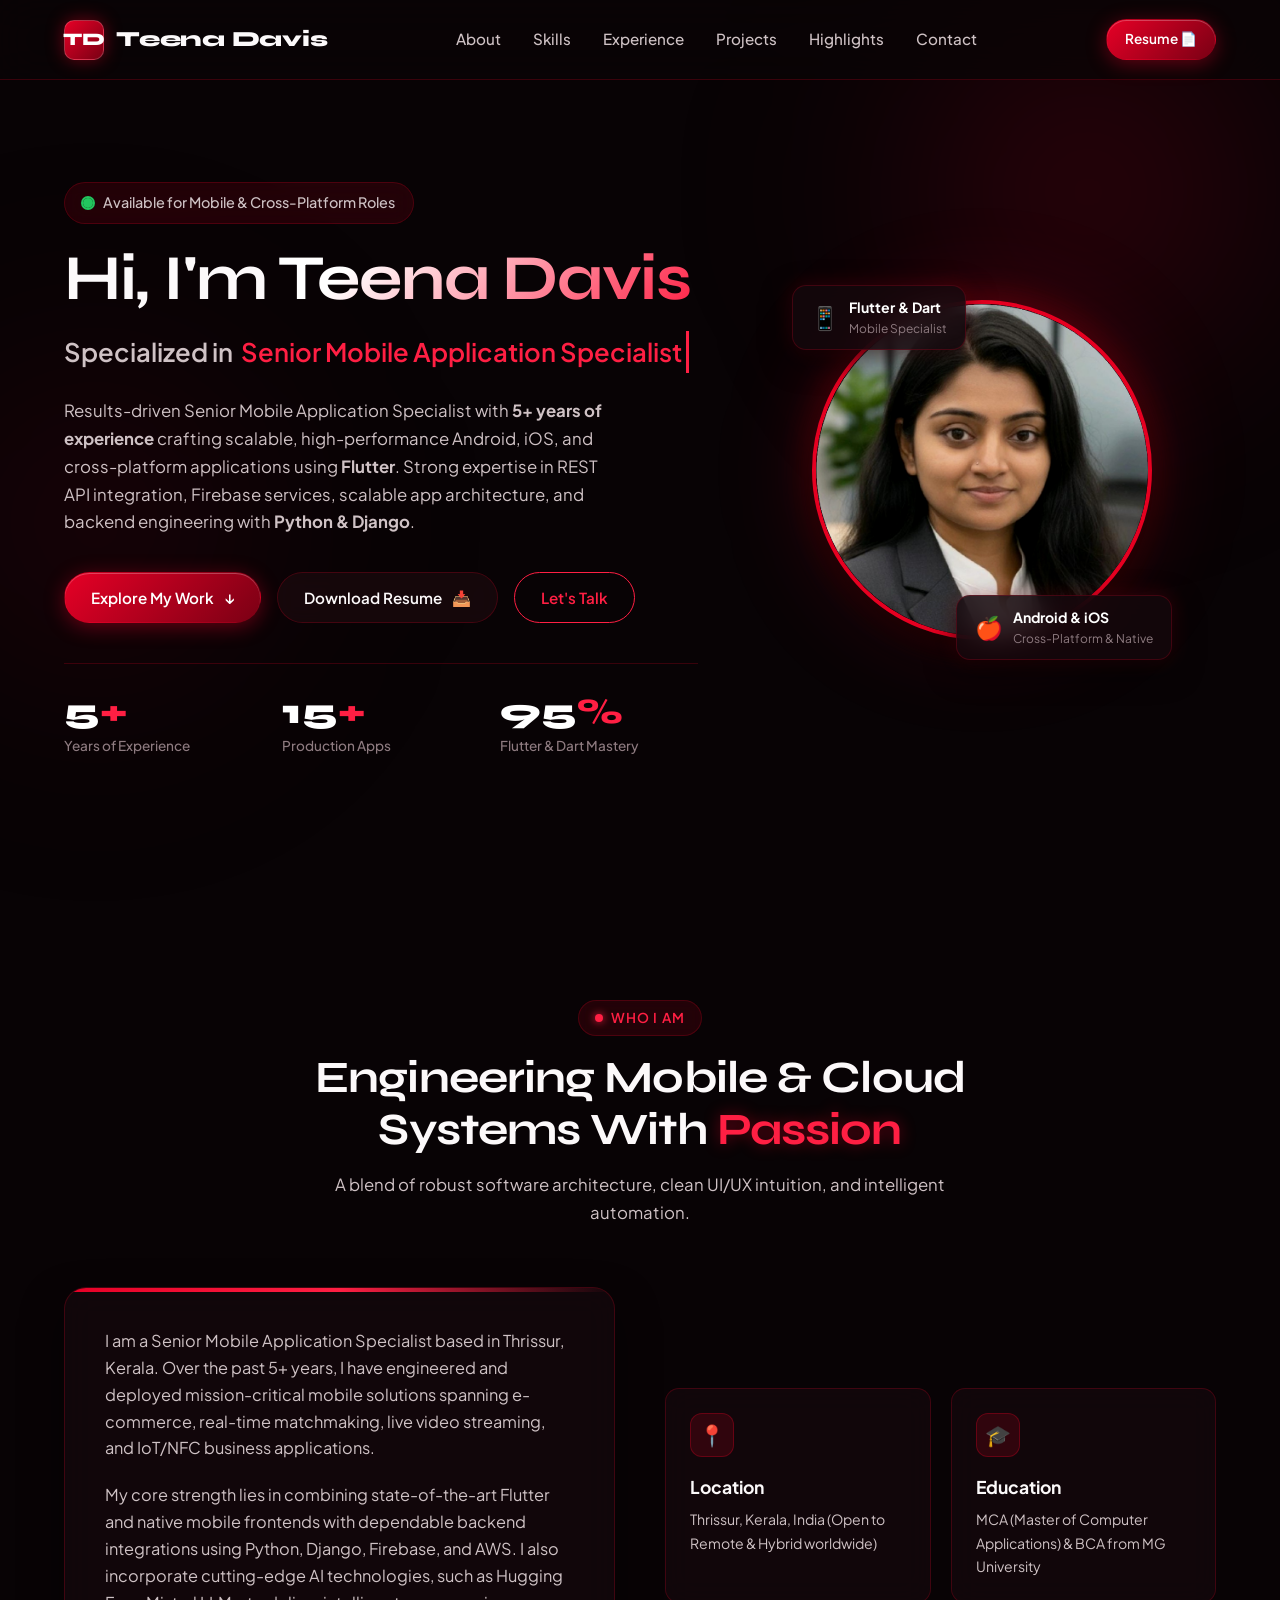
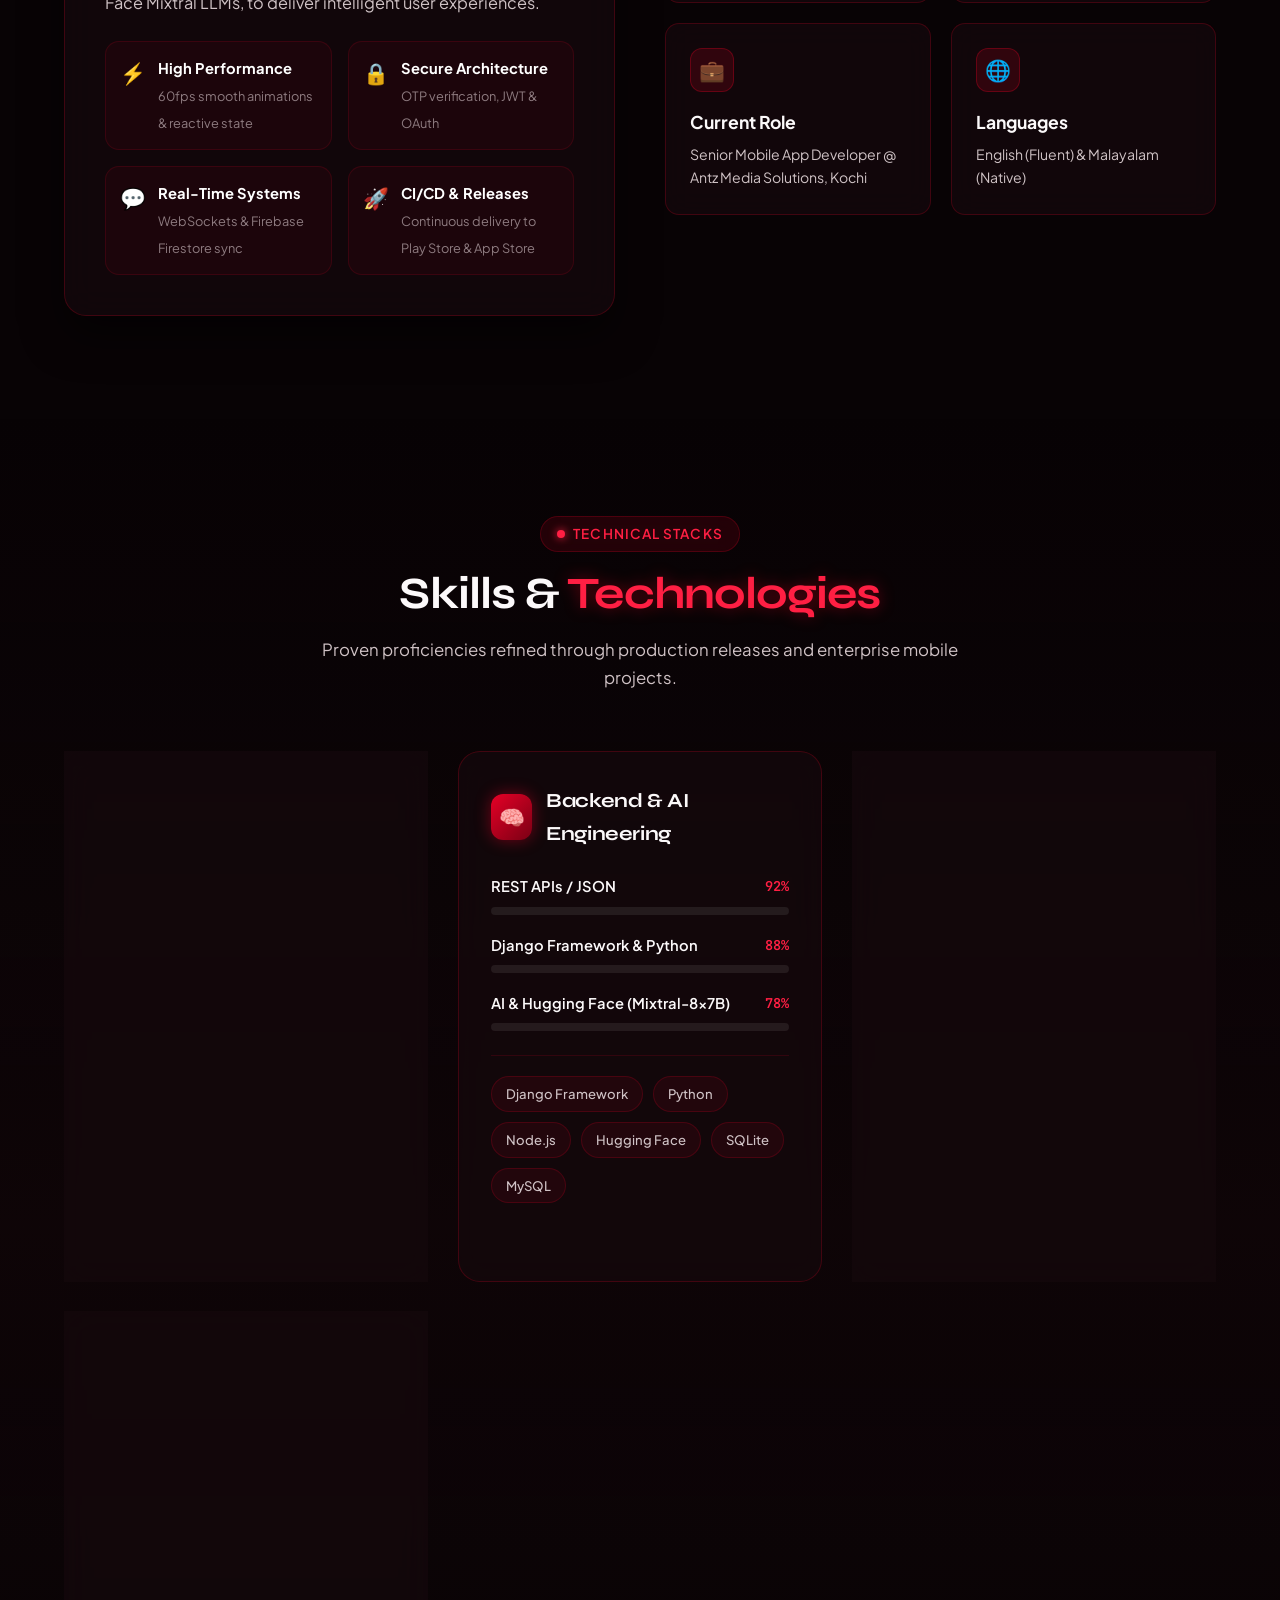
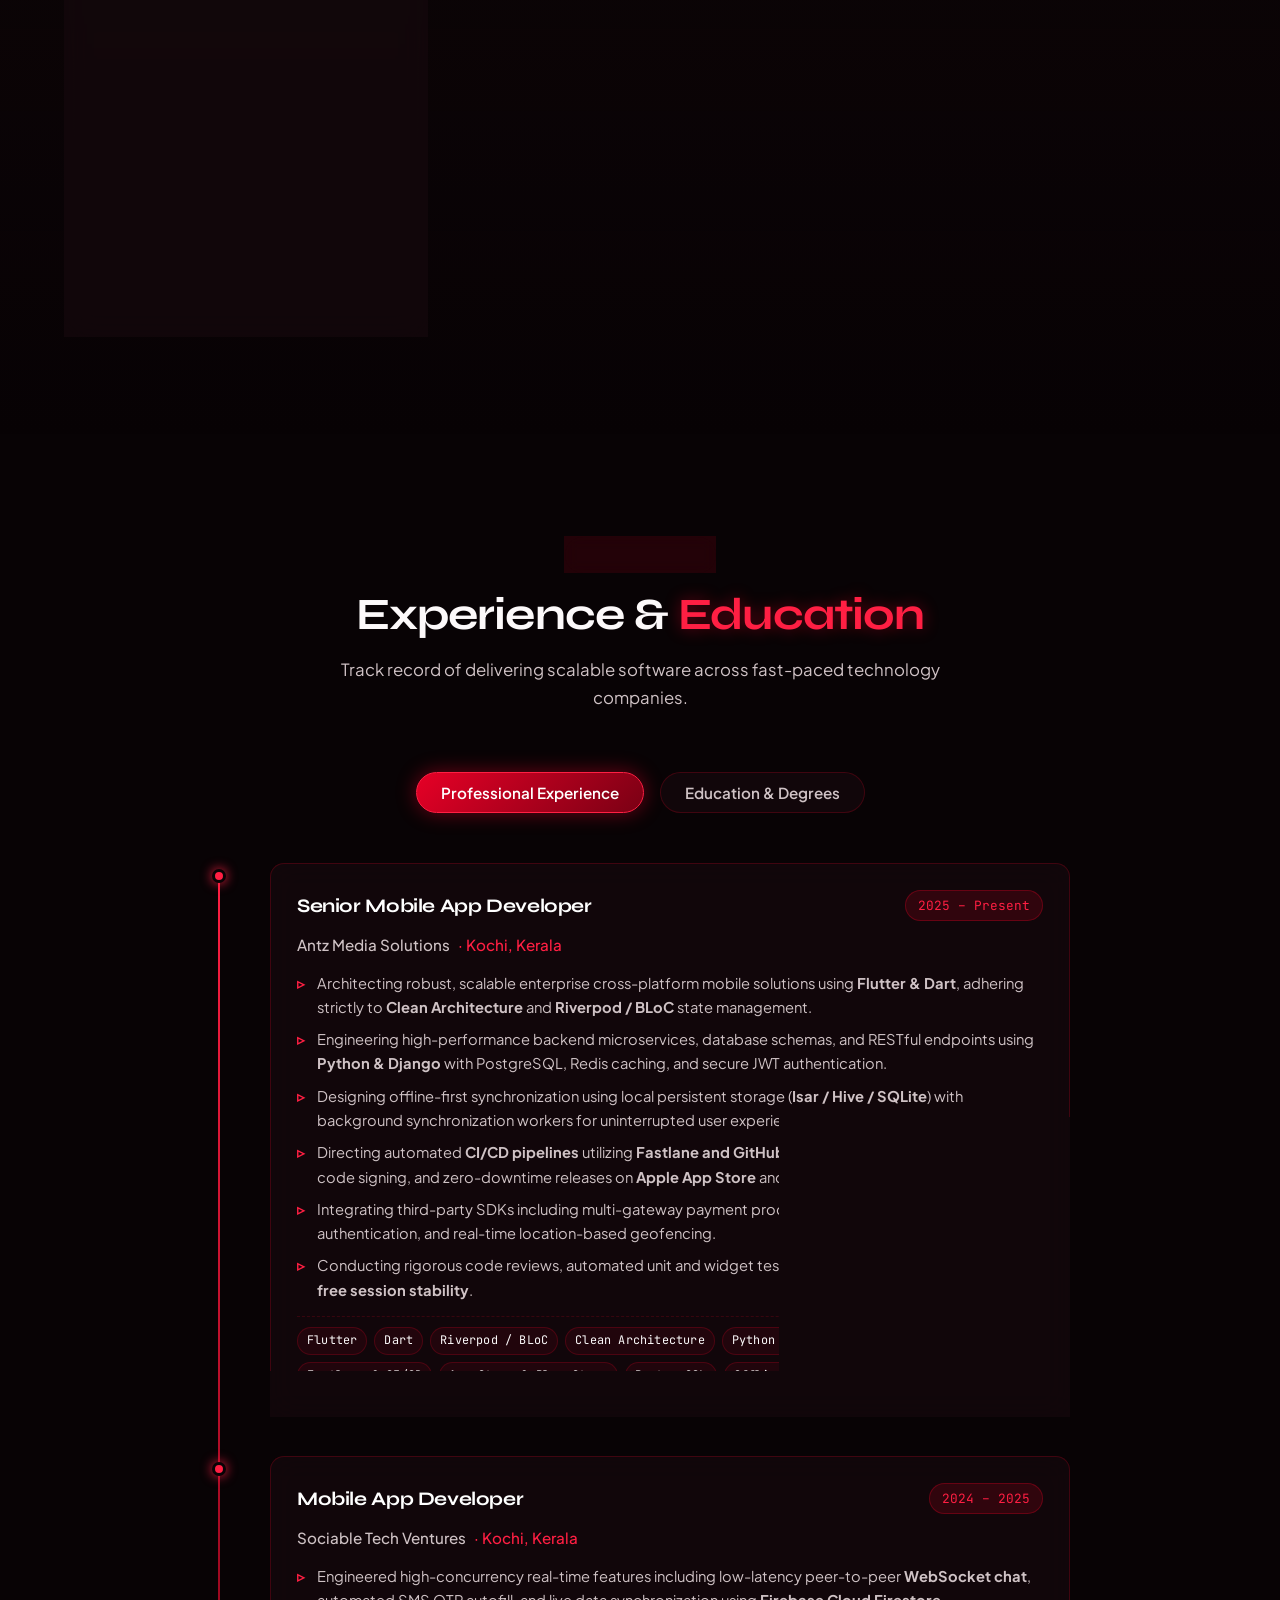
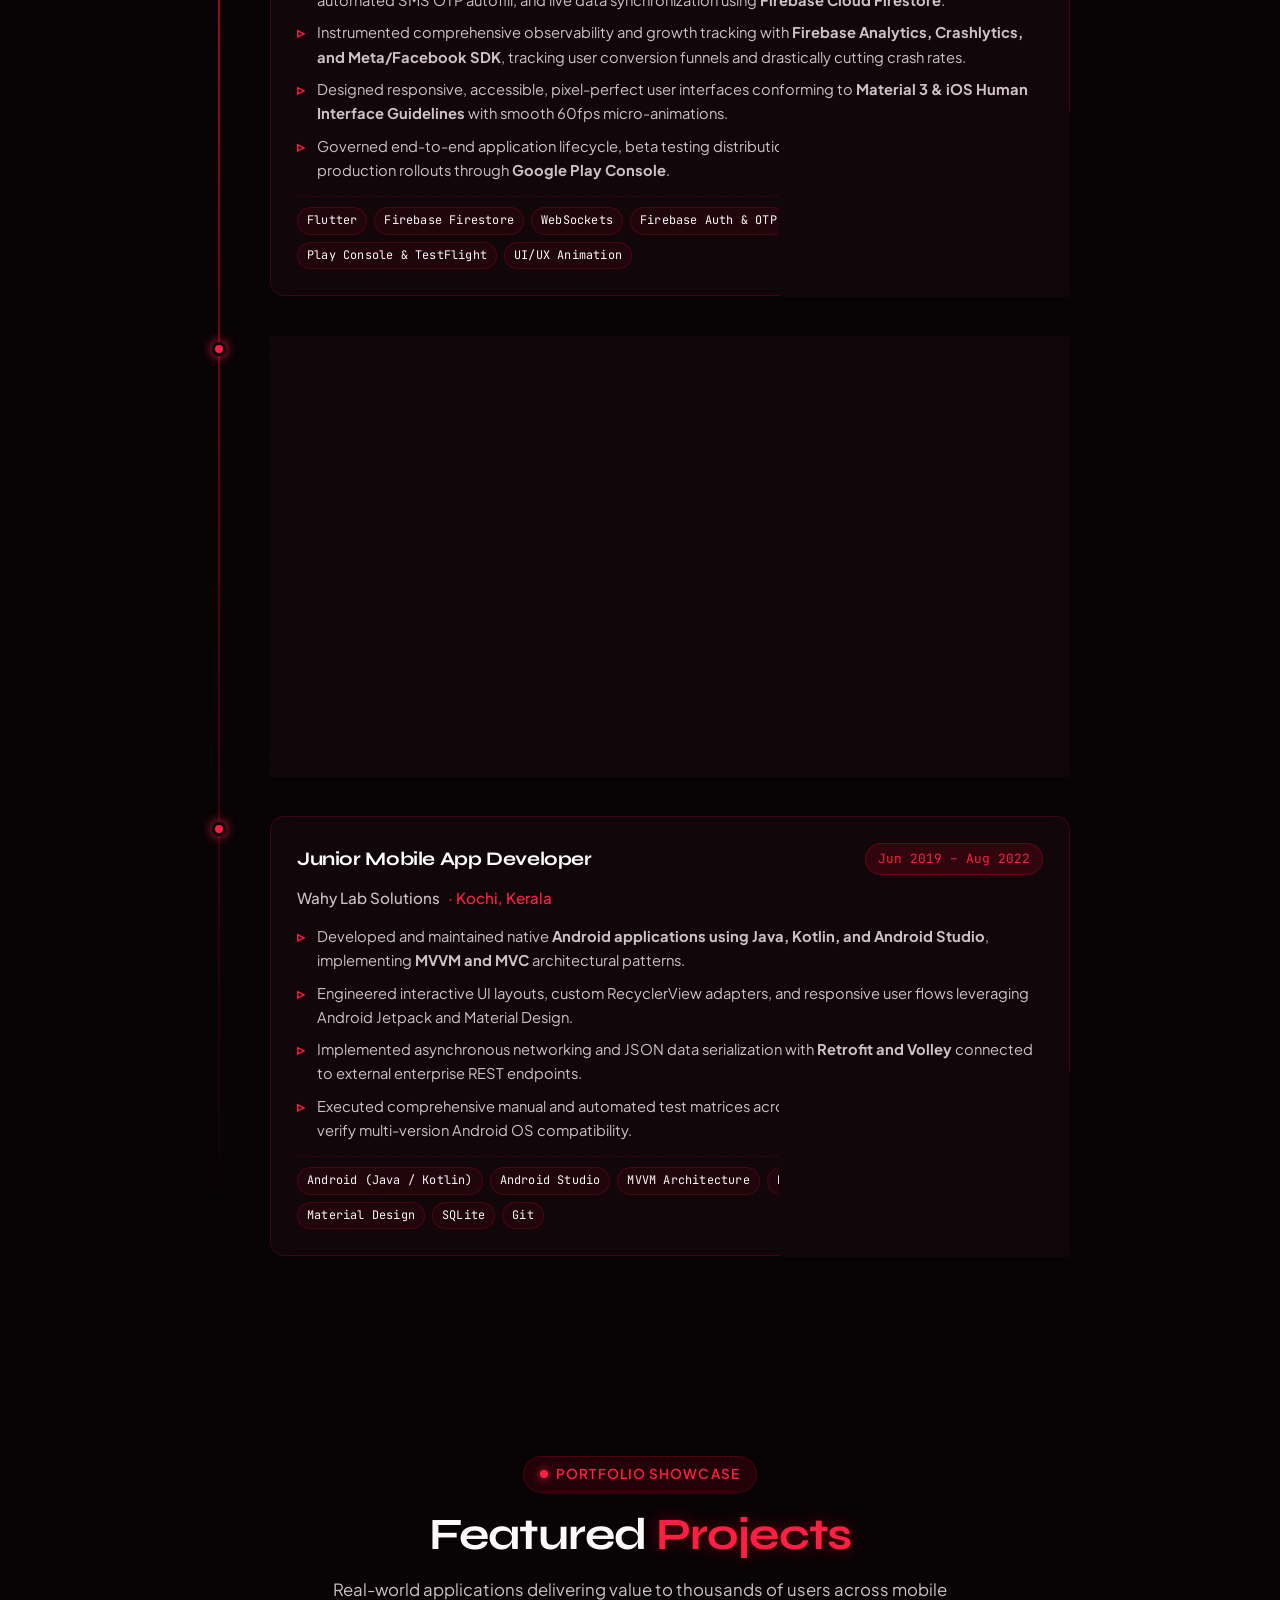
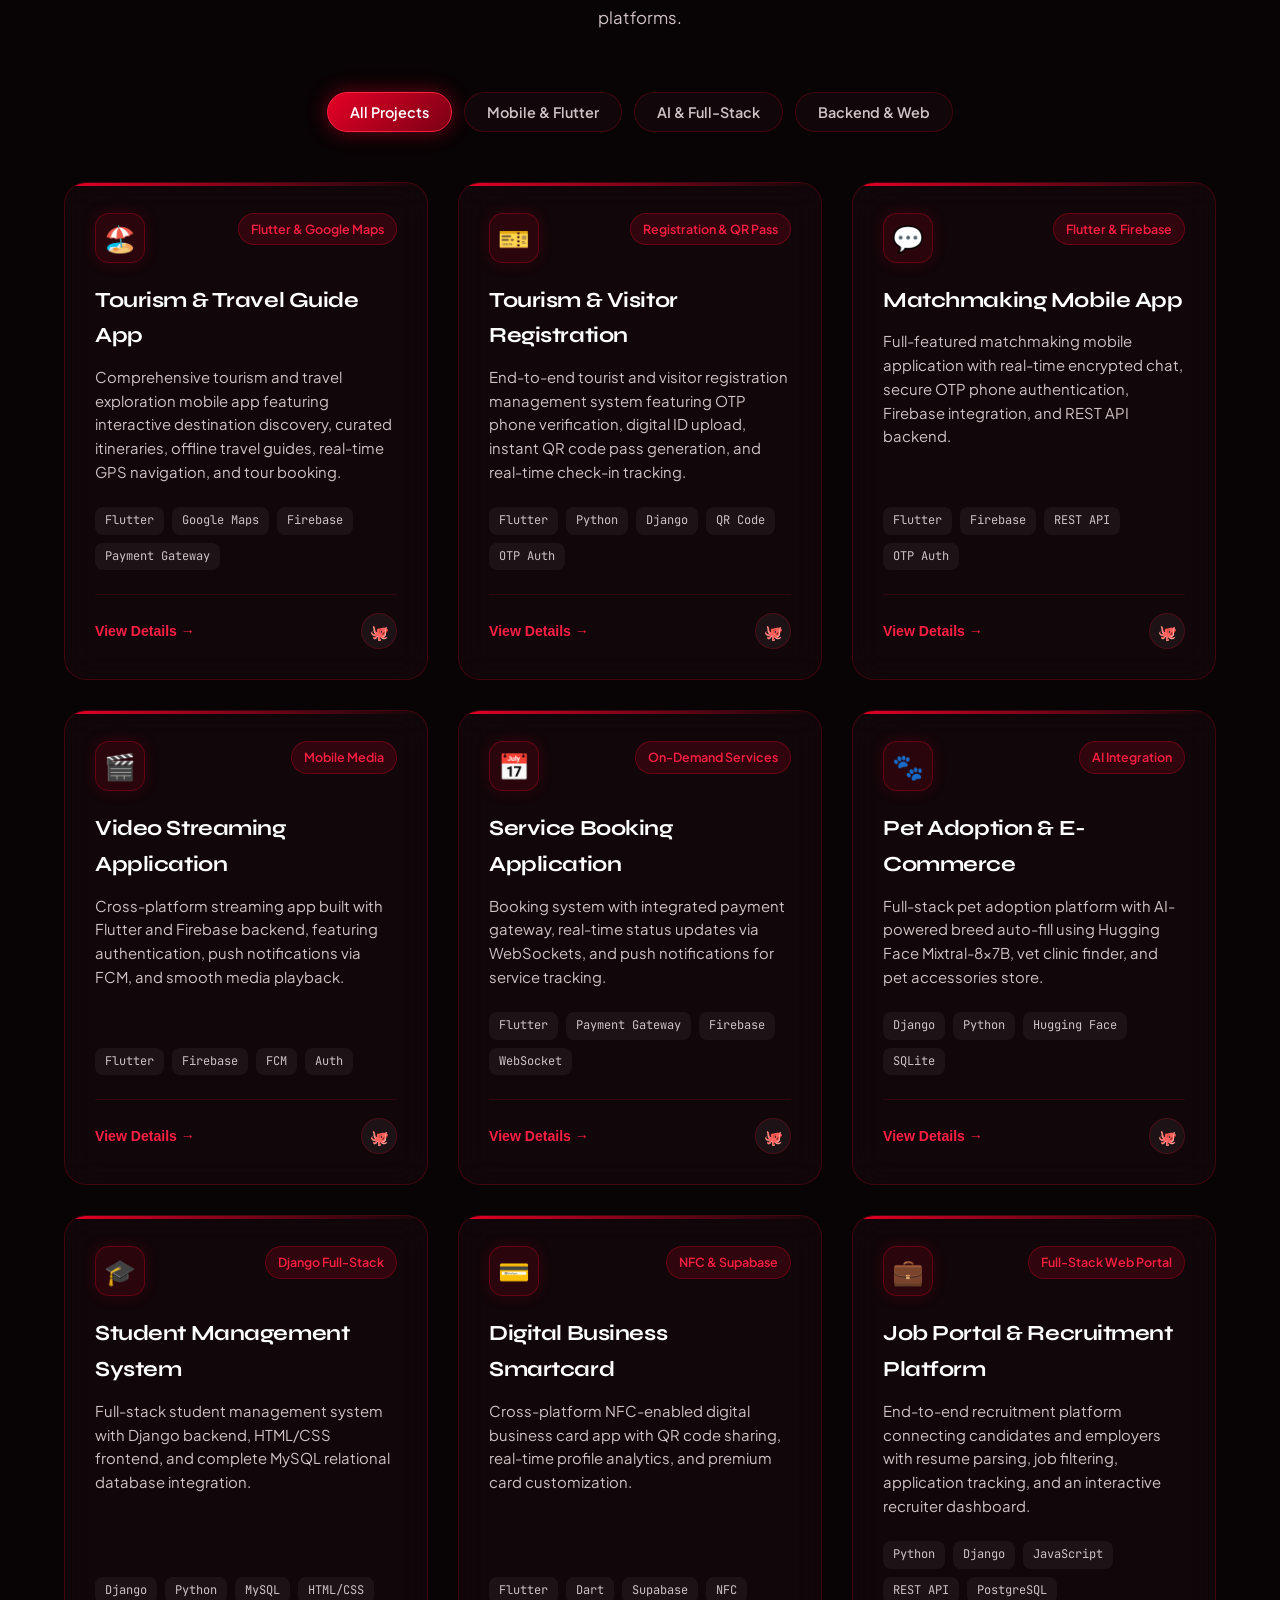
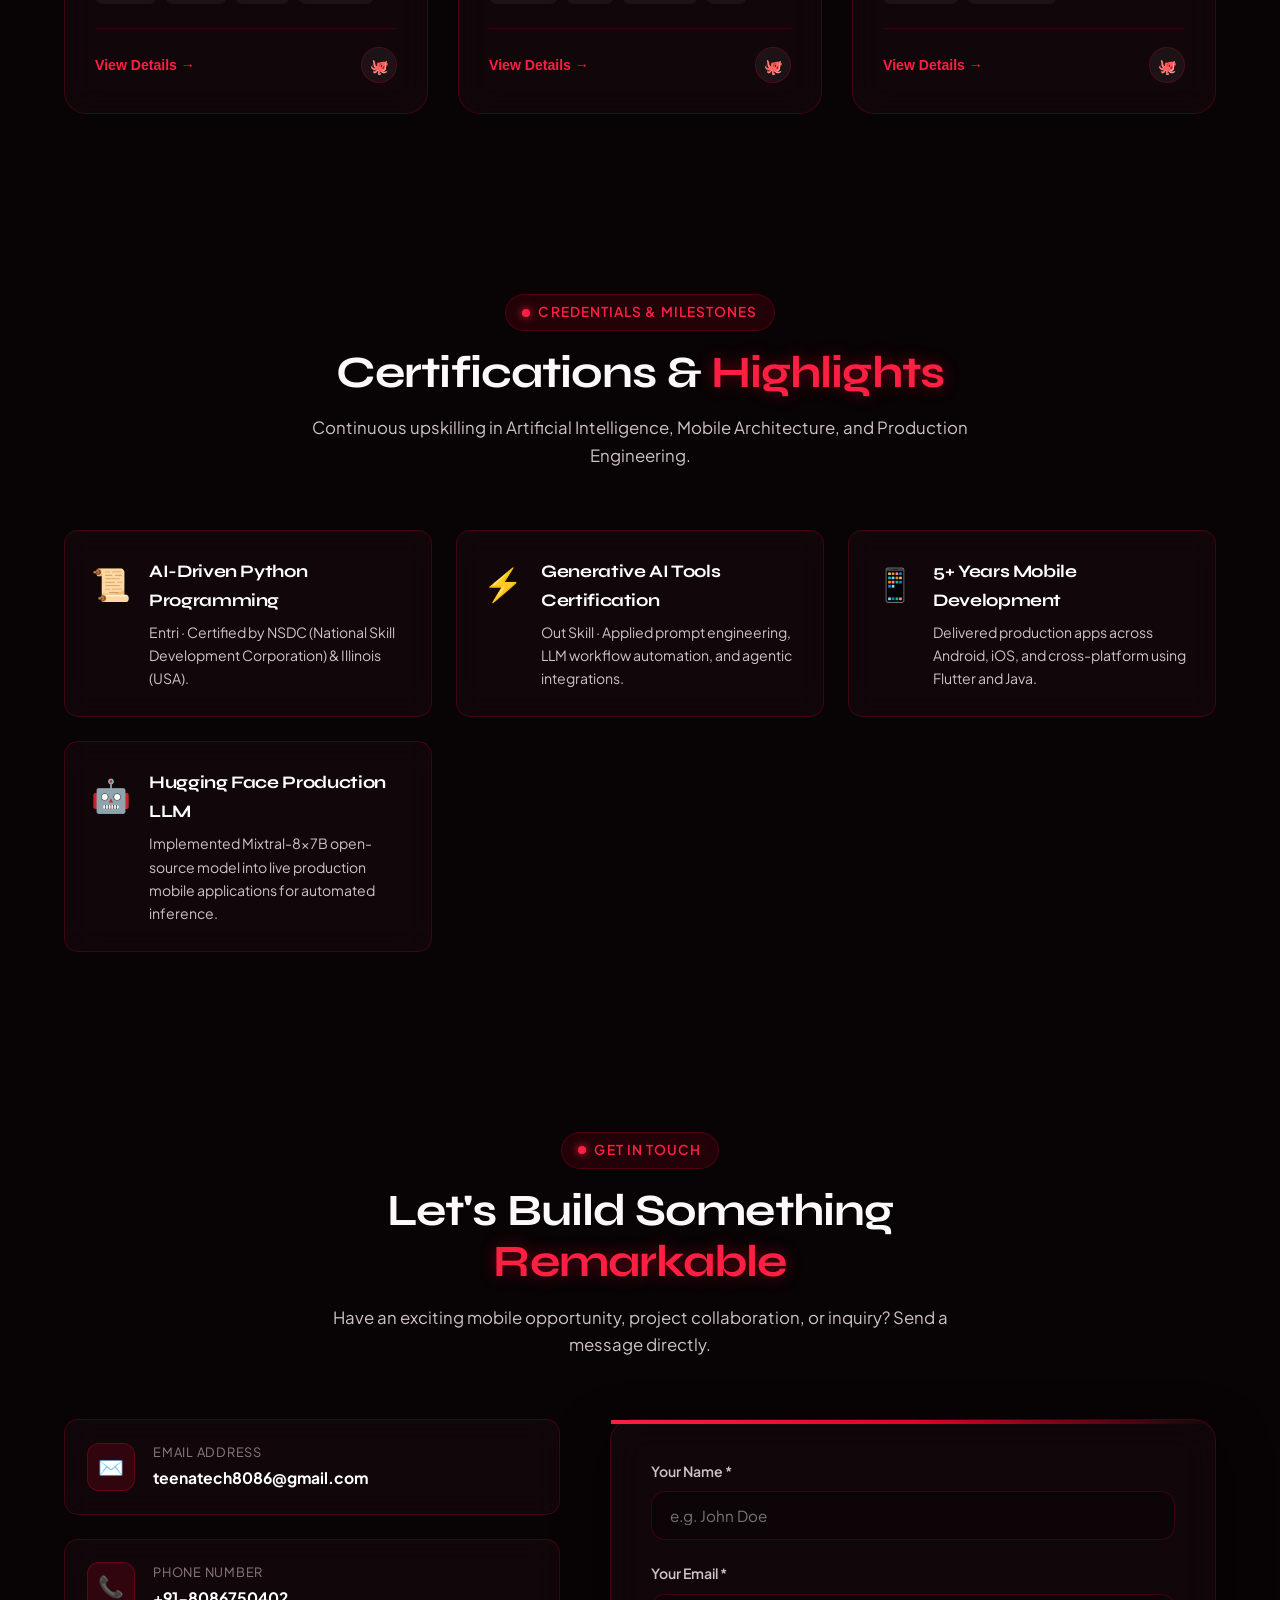
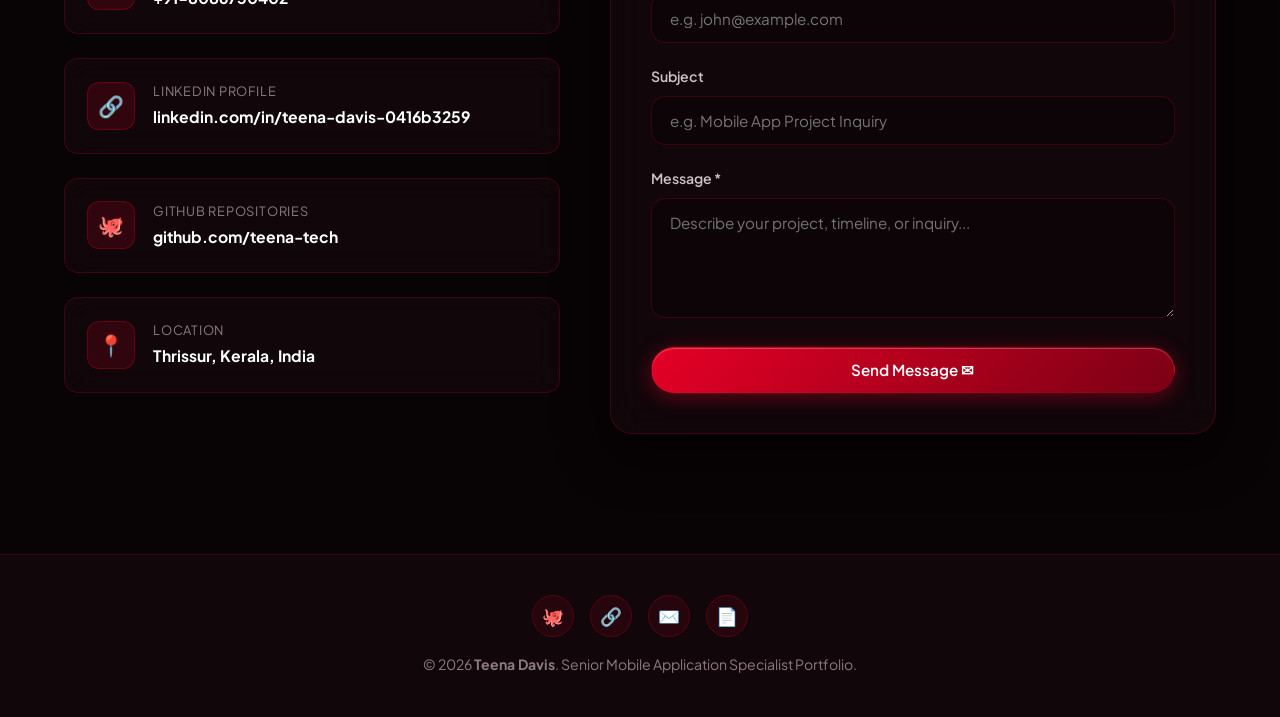
<file: index.html>
<!DOCTYPE html>
<html lang="en">
<head>
  <meta charset="UTF-8">
  <meta name="viewport" content="width=device-width, initial-scale=1.0">
  <meta name="description" content="Portfolio of Teena Davis - Senior Mobile Application Developer with 5+ years experience in Flutter, Android, iOS, Python, and AI integration.">
  <meta name="keywords" content="Teena Davis, Mobile Developer, Flutter Developer, Android Developer, iOS Developer, Python Developer, Django, Hugging Face, Portfolio">
  <meta name="author" content="Teena Davis">
  <meta property="og:title" content="Teena Davis | Senior Mobile Application Developer">
  <meta property="og:description" content="5+ Years building high-performance Flutter, Android, iOS, and AI-integrated mobile solutions.">
  <meta property="og:type" content="website">
  
  <title>Teena Davis | Senior Mobile Application Specialist</title>
  
  <!-- Favicon -->
  <link rel="icon" type="image/jpeg" href="static/images/profile.jpeg">
  
  <!-- Stylesheet -->
  <link rel="stylesheet" href="static/css/style.css">
</head>
<body>

  <!-- Ambient Light Effects -->
  <div class="ambient-glow-1"></div>
  <div class="ambient-glow-2"></div>
  
  <!-- Canvas for Floating Bloody Red Embers -->
  <canvas id="ember-canvas"></canvas>

  <!-- ============================================================
       NAVIGATION BAR
       ============================================================ -->
  <header class="navbar">
    <div class="container nav-container">
      <a href="#hero" class="nav-logo" id="brand-logo">
        <span class="logo-badge">TD</span>
        <span>Teena Davis</span>
      </a>

      <nav>
        <ul class="nav-menu" id="nav-menu">
          <li><a href="#about" class="nav-link">About</a></li>
          <li><a href="#skills" class="nav-link">Skills</a></li>
          <li><a href="#experience" class="nav-link">Experience</a></li>
          <li><a href="#projects" class="nav-link">Projects</a></li>
          <li><a href="#certifications" class="nav-link">Highlights</a></li>
          <li><a href="#contact" class="nav-link">Contact</a></li>
        </ul>
      </nav>

      <div class="nav-actions">
        <a href="static/TeenaDavis_Senior mobile appp developer_specialist.pdf" class="btn btn-primary btn-sm" id="nav-resume-btn" download="Teena_Davis_Resume.pdf" target="_blank">
          <span>Resume 📄</span>
        </a>
        <button class="mobile-toggle" id="mobile-toggle-btn" aria-label="Toggle navigation">
          ☰
        </button>
      </div>
    </div>
  </header>

  <!-- ============================================================
       HERO SECTION
       ============================================================ -->
  <section class="hero-section" id="hero">
    <div class="container">
      <div class="hero-grid">
        <div class="hero-content">
          <div class="hero-badge-container">
            <div class="hero-badge">
              <span class="status-ping"></span>
              <span>Available for Mobile & Cross-Platform Roles</span>
            </div>
          </div>

          <h1 class="hero-title">
            Hi, I'm <span class="text-gradient">Teena Davis</span>
          </h1>

          <div class="hero-subtitle-container">
            <span>Specialized in</span>
            <span class="typewriter-text" id="typewriter">Senior Mobile Application Specialist</span>
          </div>

          <p class="hero-description">
            Results-driven Senior Mobile Application Specialist with <strong>5+ years of experience</strong> crafting scalable, high-performance Android, iOS, and cross-platform applications using <strong>Flutter</strong>. Strong expertise in REST API integration, Firebase services, scalable app architecture, and backend engineering with <strong>Python & Django</strong>.
          </p>

          <div class="hero-ctas">
            <a href="#projects" class="btn btn-primary" id="hero-projects-btn">
              <span>Explore My Work</span>
              <span>↓</span>
            </a>
            <a href="static/TeenaDavis_Senior mobile appp developer_specialist.pdf" class="btn btn-secondary" id="hero-download-btn" download="Teena_Davis_Resume.pdf" target="_blank">
              <span>Download Resume</span>
              <span>📥</span>
            </a>
            <a href="#contact" class="btn btn-outline" id="hero-contact-btn">
              <span>Let's Talk</span>
            </a>
          </div>

          <div class="hero-stats">
            <div class="stat-item">
              <div class="stat-number">5<span>+</span></div>
              <div class="stat-label">Years of Experience</div>
            </div>
            <div class="stat-item">
              <div class="stat-number">15<span>+</span></div>
              <div class="stat-label">Production Apps</div>
            </div>
            <div class="stat-item">
              <div class="stat-number">95<span>%</span></div>
              <div class="stat-label">Flutter & Dart Mastery</div>
            </div>
          </div>
        </div>

        <div class="hero-image-wrapper">
          <div class="hero-halo"></div>
          <div class="hero-card-frame">
            <img src="static/images/profile.jpeg" alt="Teena Davis - Senior Mobile Application Specialist" class="hero-image">
            
            <!-- Floating Tech Badges -->
            <div class="floating-badge badge-top">
              <span class="badge-icon">📱</span>
              <div>
                <div class="badge-text-primary">Flutter & Dart</div>
                <div class="badge-text-sub">Mobile Specialist</div>
              </div>
            </div>

            <div class="floating-badge badge-bottom">
              <span class="badge-icon">🍎</span>
              <div>
                <div class="badge-text-primary">Android & iOS</div>
                <div class="badge-text-sub">Cross-Platform & Native</div>
              </div>
            </div>
          </div>
        </div>
      </div>
    </div>
  </section>

  <!-- ============================================================
       ABOUT SECTION
       ============================================================ -->
  <section class="about-section" id="about">
    <div class="container">
      <div class="section-header">
        <span class="section-tag"><span class="dot"></span> Who I Am</span>
        <h2 class="section-title">Engineering Mobile & Cloud Systems With <span class="text-blood">Passion</span></h2>
        <p class="section-subtitle">A blend of robust software architecture, clean UI/UX intuition, and intelligent automation.</p>
      </div>

      <div class="about-grid">
        <div class="about-card">
          <p>
            I am a Senior Mobile Application Specialist based in Thrissur, Kerala. Over the past 5+ years, I have engineered and deployed mission-critical mobile solutions spanning e-commerce, real-time matchmaking, live video streaming, and IoT/NFC business applications.
          </p>
          <p>
            My core strength lies in combining state-of-the-art Flutter and native mobile frontends with dependable backend integrations using Python, Django, Firebase, and AWS. I also incorporate cutting-edge AI technologies, such as Hugging Face Mixtral LLMs, to deliver intelligent user experiences.
          </p>

          <div class="about-highlights">
            <div class="highlight-item">
              <div class="highlight-icon">⚡</div>
              <div class="highlight-text">
                <strong>High Performance</strong>
                <span>60fps smooth animations & reactive state</span>
              </div>
            </div>
            <div class="highlight-item">
              <div class="highlight-icon">🔒</div>
              <div class="highlight-text">
                <strong>Secure Architecture</strong>
                <span>OTP verification, JWT & OAuth</span>
              </div>
            </div>
            <div class="highlight-item">
              <div class="highlight-icon">💬</div>
              <div class="highlight-text">
                <strong>Real-Time Systems</strong>
                <span>WebSockets & Firebase Firestore sync</span>
              </div>
            </div>
            <div class="highlight-item">
              <div class="highlight-icon">🚀</div>
              <div class="highlight-text">
                <strong>CI/CD & Releases</strong>
                <span>Continuous delivery to Play Store & App Store</span>
              </div>
            </div>
          </div>
        </div>

        <div class="info-cards-grid">
          <div class="info-box">
            <div class="info-box-icon">📍</div>
            <div class="info-box-title">Location</div>
            <div class="info-box-desc">Thrissur, Kerala, India (Open to Remote & Hybrid worldwide)</div>
          </div>

          <div class="info-box">
            <div class="info-box-icon">🎓</div>
            <div class="info-box-title">Education</div>
            <div class="info-box-desc">MCA (Master of Computer Applications) & BCA from MG University</div>
          </div>

          <div class="info-box">
            <div class="info-box-icon">💼</div>
            <div class="info-box-title">Current Role</div>
            <div class="info-box-desc">Senior Mobile App Developer @ Antz Media Solutions, Kochi</div>
          </div>

          <div class="info-box">
            <div class="info-box-icon">🌐</div>
            <div class="info-box-title">Languages</div>
            <div class="info-box-desc">English (Fluent) & Malayalam (Native)</div>
          </div>
        </div>
      </div>
    </div>
  </section>

  <!-- ============================================================
       SKILLS MATRIX (Exact Match to Resume)
       ============================================================ -->
  <section class="skills-section" id="skills">
    <div class="container">
      <div class="section-header">
        <span class="section-tag"><span class="dot"></span> Technical Stacks</span>
        <h2 class="section-title">Skills & <span class="text-blood">Technologies</span></h2>
        <p class="section-subtitle">Proven proficiencies refined through production releases and enterprise mobile projects.</p>
      </div>

      <div class="skills-container">
        <!-- Card 1: Mobile Development -->
        <div class="skill-category-card">
          <div class="category-header">
            <div class="category-icon">📱</div>
            <h3 class="category-title">Mobile Development</h3>
          </div>

          <div class="skill-items">
            <div class="skill-item">
              <div class="skill-item-header">
                <span>Flutter / Dart</span>
                <span class="skill-percentage">95%</span>
              </div>
              <div class="skill-progress-bar">
                <div class="skill-fill" data-width="95%"></div>
              </div>
            </div>

            <div class="skill-item">
              <div class="skill-item-header">
                <span>Android / Java / iOS</span>
                <span class="skill-percentage">85%</span>
              </div>
              <div class="skill-progress-bar">
                <div class="skill-fill" data-width="85%"></div>
              </div>
            </div>

            <div class="skill-item">
              <div class="skill-item-header">
                <span>State Management & Architecture</span>
                <span class="skill-percentage">90%</span>
              </div>
              <div class="skill-progress-bar">
                <div class="skill-fill" data-width="90%"></div>
              </div>
            </div>
          </div>

          <div class="tools-tags-container">
            <span class="tool-tag">Flutter</span>
            <span class="tool-tag">Dart</span>
            <span class="tool-tag">Android Studio</span>
            <span class="tool-tag">Java</span>
            <span class="tool-tag">iOS</span>
            <span class="tool-tag">NFC Integration</span>
          </div>
        </div>

        <!-- Card 2: Backend & AI -->
        <div class="skill-category-card">
          <div class="category-header">
            <div class="category-icon">🧠</div>
            <h3 class="category-title">Backend & AI Engineering</h3>
          </div>

          <div class="skill-items">
            <div class="skill-item">
              <div class="skill-item-header">
                <span>REST APIs / JSON</span>
                <span class="skill-percentage">92%</span>
              </div>
              <div class="skill-progress-bar">
                <div class="skill-fill" data-width="92%"></div>
              </div>
            </div>

            <div class="skill-item">
              <div class="skill-item-header">
                <span>Django Framework & Python</span>
                <span class="skill-percentage">88%</span>
              </div>
              <div class="skill-progress-bar">
                <div class="skill-fill" data-width="88%"></div>
              </div>
            </div>

            <div class="skill-item">
              <div class="skill-item-header">
                <span>AI & Hugging Face (Mixtral-8x7B)</span>
                <span class="skill-percentage">78%</span>
              </div>
              <div class="skill-progress-bar">
                <div class="skill-fill" data-width="78%"></div>
              </div>
            </div>
          </div>

          <div class="tools-tags-container">
            <span class="tool-tag">Django Framework</span>
            <span class="tool-tag">Python</span>
            <span class="tool-tag">Node.js</span>
            <span class="tool-tag">Hugging Face</span>
            <span class="tool-tag">SQLite</span>
            <span class="tool-tag">MySQL</span>
          </div>
        </div>

        <!-- Card 3: Cloud, Realtime & DevOps -->
        <div class="skill-category-card">
          <div class="category-header">
            <div class="category-icon">☁️</div>
            <h3 class="category-title">Cloud, Realtime & DevOps</h3>
          </div>

          <div class="skill-items">
            <div class="skill-item">
              <div class="skill-item-header">
                <span>Firebase (Firestore, FCM, Auth)</span>
                <span class="skill-percentage">90%</span>
              </div>
              <div class="skill-progress-bar">
                <div class="skill-fill" data-width="90%"></div>
              </div>
            </div>

            <div class="skill-item">
              <div class="skill-item-header">
                <span>GitHub & Git / CI-CD Pipelines</span>
                <span class="skill-percentage">90%</span>
              </div>
              <div class="skill-progress-bar">
                <div class="skill-fill" data-width="90%"></div>
              </div>
            </div>

            <div class="skill-item">
              <div class="skill-item-header">
                <span>AWS & Google Cloud</span>
                <span class="skill-percentage">75%</span>
              </div>
              <div class="skill-progress-bar">
                <div class="skill-fill" data-width="75%"></div>
              </div>
            </div>
          </div>

          <div class="tools-tags-container">
            <span class="tool-tag">GitHub</span>
            <span class="tool-tag">Git</span>
            <span class="tool-tag">AWS (EC2, S3)</span>
            <span class="tool-tag">Google Cloud</span>
            <span class="tool-tag">WebSockets</span>
            <span class="tool-tag">CI/CD Pipelines</span>
            <span class="tool-tag">Fastlane</span>
            <span class="tool-tag">Figma</span>
          </div>
        </div>

        <!-- Card 4: Analytics & Integrations -->
        <div class="skill-category-card">
          <div class="category-header">
            <div class="category-icon">📊</div>
            <h3 class="category-title">Analytics & Integrations</h3>
          </div>

          <div class="skill-items">
            <div class="skill-item">
              <div class="skill-item-header">
                <span>Firebase Analytics & Facebook Analytics</span>
                <span class="skill-percentage">92%</span>
              </div>
              <div class="skill-progress-bar">
                <div class="skill-fill" data-width="92%"></div>
              </div>
            </div>

            <div class="skill-item">
              <div class="skill-item-header">
                <span>Payment Integration (Razorpay, Stripe)</span>
                <span class="skill-percentage">90%</span>
              </div>
              <div class="skill-progress-bar">
                <div class="skill-fill" data-width="90%"></div>
              </div>
            </div>

            <div class="skill-item">
              <div class="skill-item-header">
                <span>Google Maps Integration & Live GPS</span>
                <span class="skill-percentage">94%</span>
              </div>
              <div class="skill-progress-bar">
                <div class="skill-fill" data-width="94%"></div>
              </div>
            </div>
          </div>

          <div class="tools-tags-container">
            <span class="tool-tag">Firebase Analytics</span>
            <span class="tool-tag">Facebook Analytics</span>
            <span class="tool-tag">Payment Integration</span>
            <span class="tool-tag">Razorpay</span>
            <span class="tool-tag">Stripe</span>
            <span class="tool-tag">Google Maps Integration</span>
            <span class="tool-tag">GPS Navigation</span>
            <span class="tool-tag">In-App Purchases</span>
          </div>
        </div>
      </div>
    </div>
  </section>

  <!-- ============================================================
       EXPERIENCE & EDUCATION TIMELINE
       ============================================================ -->
  <section class="experience-section" id="experience">
    <div class="container">
      <div class="section-header">
        <span class="section-tag"><span class="dot"></span> Career Path</span>
        <h2 class="section-title">Experience & <span class="text-blood">Education</span></h2>
        <p class="section-subtitle">Track record of delivering scalable software across fast-paced technology companies.</p>
      </div>

      <div class="timeline-tabs">
        <button class="timeline-tab-btn active" data-target="experience">Professional Experience</button>
        <button class="timeline-tab-btn" data-target="education">Education & Degrees</button>
      </div>

      <!-- Professional Experience Timeline -->
      <div class="timeline-container" id="experience-timeline">
        <!-- Milestone 1: Antz Media Solutions -->
        <div class="timeline-card">
          <div class="timeline-dot"></div>
          <div class="timeline-content">
            <div class="timeline-meta">
              <h3 class="timeline-role">Senior Mobile App Developer</h3>
              <span class="timeline-period">2025 – Present</span>
            </div>
            <div class="timeline-company">Antz Media Solutions <span>· Kochi, Kerala</span></div>
            <ul class="timeline-bullets">
              <li>Architecting robust, scalable enterprise cross-platform mobile solutions using <strong>Flutter & Dart</strong>, adhering strictly to <strong>Clean Architecture</strong> and <strong>Riverpod / BLoC</strong> state management.</li>
              <li>Engineering high-performance backend microservices, database schemas, and RESTful endpoints using <strong>Python & Django</strong> with PostgreSQL, Redis caching, and secure JWT authentication.</li>
              <li>Designing offline-first synchronization using local persistent storage (<strong>Isar / Hive / SQLite</strong>) with background synchronization workers for uninterrupted user experience.</li>
              <li>Directing automated <strong>CI/CD pipelines</strong> utilizing <strong>Fastlane and GitHub Actions</strong> for automated testing, code signing, and zero-downtime releases on <strong>Apple App Store</strong> and <strong>Google Play Store</strong>.</li>
              <li>Integrating third-party SDKs including multi-gateway payment processing (<strong>Stripe & Razorpay</strong>), OAuth2 authentication, and real-time location-based geofencing.</li>
              <li>Conducting rigorous code reviews, automated unit and widget testing, maintaining over <strong>95% crash-free session stability</strong>.</li>
            </ul>
            <div class="timeline-skills">
              <span class="timeline-skill-pill">Flutter</span>
              <span class="timeline-skill-pill">Dart</span>
              <span class="timeline-skill-pill">Riverpod / BLoC</span>
              <span class="timeline-skill-pill">Clean Architecture</span>
              <span class="timeline-skill-pill">Python & Django</span>
              <span class="timeline-skill-pill">RESTful APIs</span>
              <span class="timeline-skill-pill">Fastlane & CI/CD</span>
              <span class="timeline-skill-pill">App Store & Play Store</span>
              <span class="timeline-skill-pill">PostgreSQL</span>
              <span class="timeline-skill-pill">Offline Sync</span>
            </div>
          </div>
        </div>

        <!-- Milestone 2: Sociable Tech Ventures -->
        <div class="timeline-card">
          <div class="timeline-dot"></div>
          <div class="timeline-content">
            <div class="timeline-meta">
              <h3 class="timeline-role">Mobile App Developer</h3>
              <span class="timeline-period">2024 – 2025</span>
            </div>
            <div class="timeline-company">Sociable Tech Ventures <span>· Kochi, Kerala</span></div>
            <ul class="timeline-bullets">
              <li>Engineered high-concurrency real-time features including low-latency peer-to-peer <strong>WebSocket chat</strong>, automated SMS OTP autofill, and live data synchronization using <strong>Firebase Cloud Firestore</strong>.</li>
              <li>Instrumented comprehensive observability and growth tracking with <strong>Firebase Analytics, Crashlytics, and Meta/Facebook SDK</strong>, tracking user conversion funnels and drastically cutting crash rates.</li>
              <li>Designed responsive, accessible, pixel-perfect user interfaces conforming to <strong>Material 3 & iOS Human Interface Guidelines</strong> with smooth 60fps micro-animations.</li>
              <li>Governed end-to-end application lifecycle, beta testing distribution via <strong>Apple TestFlight</strong>, and production rollouts through <strong>Google Play Console</strong>.</li>
            </ul>
            <div class="timeline-skills">
              <span class="timeline-skill-pill">Flutter</span>
              <span class="timeline-skill-pill">Firebase Firestore</span>
              <span class="timeline-skill-pill">WebSockets</span>
              <span class="timeline-skill-pill">Firebase Auth & OTP</span>
              <span class="timeline-skill-pill">Crashlytics</span>
              <span class="timeline-skill-pill">Play Console & TestFlight</span>
              <span class="timeline-skill-pill">UI/UX Animation</span>
            </div>
          </div>
        </div>

        <!-- Milestone 3: Vyrox Technologies -->
        <div class="timeline-card">
          <div class="timeline-dot"></div>
          <div class="timeline-content">
            <div class="timeline-meta">
              <h3 class="timeline-role">Software Developer</h3>
              <span class="timeline-period">Sep 2022 – Mar 2024</span>
            </div>
            <div class="timeline-company">Vyrox Technologies <span>· Thrissur, Kerala</span></div>
            <ul class="timeline-bullets">
              <li>Developed feature-rich <strong>Flutter</strong> mobile solutions for commercial e-commerce platforms and high-throughput live streaming applications.</li>
              <li>Integrated secure multi-method payment gateways (<strong>Razorpay & Stripe</strong>), live route navigation via <strong>Google Maps SDK</strong>, and targeted push notifications using <strong>Firebase Cloud Messaging (FCM)</strong>.</li>
              <li>Diagnosed memory leaks and optimized widget rebuild trees using <strong>Flutter DevTools</strong>, slashing memory consumption by 25% and accelerating initial render time.</li>
              <li>Collaborated in cross-functional Agile/Scrum sprints, contributing to technical grooming, sprint estimation, and Jira task tracking.</li>
            </ul>
            <div class="timeline-skills">
              <span class="timeline-skill-pill">Flutter</span>
              <span class="timeline-skill-pill">Dart</span>
              <span class="timeline-skill-pill">Google Maps SDK</span>
              <span class="timeline-skill-pill">Payment Gateways</span>
              <span class="timeline-skill-pill">FCM Push Notifications</span>
              <span class="timeline-skill-pill">Flutter DevTools</span>
              <span class="timeline-skill-pill">Agile / Scrum</span>
            </div>
          </div>
        </div>

        <!-- Milestone 4: Wahy Lab Solutions -->
        <div class="timeline-card">
          <div class="timeline-dot"></div>
          <div class="timeline-content">
            <div class="timeline-meta">
              <h3 class="timeline-role">Junior Mobile App Developer</h3>
              <span class="timeline-period">Jun 2019 – Aug 2022</span>
            </div>
            <div class="timeline-company">Wahy Lab Solutions <span>· Kochi, Kerala</span></div>
            <ul class="timeline-bullets">
              <li>Developed and maintained native <strong>Android applications using Java, Kotlin, and Android Studio</strong>, implementing <strong>MVVM and MVC</strong> architectural patterns.</li>
              <li>Engineered interactive UI layouts, custom RecyclerView adapters, and responsive user flows leveraging Android Jetpack and Material Design.</li>
              <li>Implemented asynchronous networking and JSON data serialization with <strong>Retrofit and Volley</strong> connected to external enterprise REST endpoints.</li>
              <li>Executed comprehensive manual and automated test matrices across physical devices and emulators to verify multi-version Android OS compatibility.</li>
            </ul>
            <div class="timeline-skills">
              <span class="timeline-skill-pill">Android (Java / Kotlin)</span>
              <span class="timeline-skill-pill">Android Studio</span>
              <span class="timeline-skill-pill">MVVM Architecture</span>
              <span class="timeline-skill-pill">Retrofit & Volley</span>
              <span class="timeline-skill-pill">Material Design</span>
              <span class="timeline-skill-pill">SQLite</span>
              <span class="timeline-skill-pill">Git</span>
            </div>
          </div>
        </div>
      </div>

      <!-- Education Timeline -->
      <div class="timeline-container" id="education-timeline" style="display: none;">
        <div class="timeline-card">
          <div class="timeline-dot"></div>
          <div class="timeline-content">
            <div class="timeline-meta">
              <h3 class="timeline-role">Master of Computer Applications (MCA)</h3>
              <span class="timeline-period">2017 – 2019</span>
            </div>
            <div class="timeline-company">Mahatma Gandhi University <span>· Kerala</span></div>
            <p style="color: var(--text-sub); font-size: 0.95rem;">
              Advanced postgraduate program focused on Software Engineering, Database Management Systems, Algorithm Design, and Distributed Systems.
            </p>
          </div>
        </div>

        <div class="timeline-card">
          <div class="timeline-dot"></div>
          <div class="timeline-content">
            <div class="timeline-meta">
              <h3 class="timeline-role">Bachelor of Computer Applications (BCA)</h3>
              <span class="timeline-period">2014 – 2017</span>
            </div>
            <div class="timeline-company">Mahatma Gandhi University <span>· Kerala</span></div>
            <p style="color: var(--text-sub); font-size: 0.95rem;">
              Undergraduate foundation covering Object-Oriented Programming (Java & C++), Data Structures, Computer Networks, and Web Technologies.
            </p>
          </div>
        </div>
      </div>
    </div>
  </section>

  <!-- ============================================================
       FEATURED PROJECTS SECTION (From Resume)
       ============================================================ -->
  <section class="projects-section" id="projects">
    <div class="container">
      <div class="section-header">
        <span class="section-tag"><span class="dot"></span> Portfolio Showcase</span>
        <h2 class="section-title">Featured <span class="text-blood">Projects</span></h2>
        <p class="section-subtitle">Real-world applications delivering value to thousands of users across mobile platforms.</p>
      </div>

      <div class="filter-buttons">
        <button class="filter-btn active" data-filter="all">All Projects</button>
        <button class="filter-btn" data-filter="mobile">Mobile & Flutter</button>
        <button class="filter-btn" data-filter="ai">AI & Full-Stack</button>
        <button class="filter-btn" data-filter="backend">Backend & Web</button>
      </div>

      <div class="projects-grid" id="projects-grid">
        <!-- Recent Project: Tourism & Travel Guide -->
        <div class="project-card" data-category="mobile" data-id="tourism-app">
          <div>
            <div class="project-header">
              <div class="project-icon">🏖️</div>
              <span class="project-badge">Flutter & Google Maps</span>
            </div>
            <h3 class="project-title">Tourism & Travel Guide App</h3>
            <p class="project-desc">
              Comprehensive tourism and travel exploration mobile app featuring interactive destination discovery, curated itineraries, offline travel guides, real-time GPS navigation, and tour booking.
            </p>
          </div>
          <div>
            <div class="project-tags">
              <span class="tag-pill">Flutter</span>
              <span class="tag-pill">Google Maps</span>
              <span class="tag-pill">Firebase</span>
              <span class="tag-pill">Payment Gateway</span>
            </div>
            <div class="project-footer">
              <button class="project-btn-details">View Details →</button>
              <div class="project-links">
                <a href="https://github.com/teena-tech" target="_blank" rel="noopener noreferrer" class="project-link-icon" title="Source Code">🐙</a>
              </div>
            </div>
          </div>
        </div>

        <!-- Recent Project: Tourism & Visitor Registration Portal -->
        <div class="project-card" data-category="backend" data-id="tourism-registration">
          <div>
            <div class="project-header">
              <div class="project-icon">🎫</div>
              <span class="project-badge">Registration & QR Pass</span>
            </div>
            <h3 class="project-title">Tourism & Visitor Registration</h3>
            <p class="project-desc">
              End-to-end tourist and visitor registration management system featuring OTP phone verification, digital ID upload, instant QR code pass generation, and real-time check-in tracking.
            </p>
          </div>
          <div>
            <div class="project-tags">
              <span class="tag-pill">Flutter</span>
              <span class="tag-pill">Python</span>
              <span class="tag-pill">Django</span>
              <span class="tag-pill">QR Code</span>
              <span class="tag-pill">OTP Auth</span>
            </div>
            <div class="project-footer">
              <button class="project-btn-details">View Details →</button>
              <div class="project-links">
                <a href="https://github.com/teena-tech" target="_blank" rel="noopener noreferrer" class="project-link-icon" title="Source Code">🐙</a>
              </div>
            </div>
          </div>
        </div>

        <!-- Project 1: Matchmaking Mobile App -->
        <div class="project-card" data-category="mobile" data-id="matchmaking-app">
          <div>
            <div class="project-header">
              <div class="project-icon">💬</div>
              <span class="project-badge">Flutter & Firebase</span>
            </div>
            <h3 class="project-title">Matchmaking Mobile App</h3>
            <p class="project-desc">
              Full-featured matchmaking mobile application with real-time encrypted chat, secure OTP phone authentication, Firebase integration, and REST API backend.
            </p>
          </div>
          <div>
            <div class="project-tags">
              <span class="tag-pill">Flutter</span>
              <span class="tag-pill">Firebase</span>
              <span class="tag-pill">REST API</span>
              <span class="tag-pill">OTP Auth</span>
            </div>
            <div class="project-footer">
              <button class="project-btn-details">View Details →</button>
              <div class="project-links">
                <a href="https://github.com/teena-tech" target="_blank" rel="noopener noreferrer" class="project-link-icon" title="Source Code">🐙</a>
              </div>
            </div>
          </div>
        </div>

        <!-- Project 2: Video Streaming Application -->
        <div class="project-card" data-category="mobile" data-id="video-streaming-app">
          <div>
            <div class="project-header">
              <div class="project-icon">🎬</div>
              <span class="project-badge">Mobile Media</span>
            </div>
            <h3 class="project-title">Video Streaming Application</h3>
            <p class="project-desc">
              Cross-platform streaming app built with Flutter and Firebase backend, featuring authentication, push notifications via FCM, and smooth media playback.
            </p>
          </div>
          <div>
            <div class="project-tags">
              <span class="tag-pill">Flutter</span>
              <span class="tag-pill">Firebase</span>
              <span class="tag-pill">FCM</span>
              <span class="tag-pill">Auth</span>
            </div>
            <div class="project-footer">
              <button class="project-btn-details">View Details →</button>
              <div class="project-links">
                <a href="https://github.com/teena-tech" target="_blank" rel="noopener noreferrer" class="project-link-icon" title="Source Code">🐙</a>
              </div>
            </div>
          </div>
        </div>

        <!-- Project 3: Service Booking Application -->
        <div class="project-card" data-category="mobile" data-id="service-booking-app">
          <div>
            <div class="project-header">
              <div class="project-icon">📅</div>
              <span class="project-badge">On-Demand Services</span>
            </div>
            <h3 class="project-title">Service Booking Application</h3>
            <p class="project-desc">
              Booking system with integrated payment gateway, real-time status updates via WebSockets, and push notifications for service tracking.
            </p>
          </div>
          <div>
            <div class="project-tags">
              <span class="tag-pill">Flutter</span>
              <span class="tag-pill">Payment Gateway</span>
              <span class="tag-pill">Firebase</span>
              <span class="tag-pill">WebSocket</span>
            </div>
            <div class="project-footer">
              <button class="project-btn-details">View Details →</button>
              <div class="project-links">
                <a href="https://github.com/teena-tech" target="_blank" rel="noopener noreferrer" class="project-link-icon" title="Source Code">🐙</a>
              </div>
            </div>
          </div>
        </div>

        <!-- Project 4: Pet Adoption & E-Commerce -->
        <div class="project-card" data-category="ai" data-id="pet-adoption-ai">
          <div>
            <div class="project-header">
              <div class="project-icon">🐾</div>
              <span class="project-badge">AI Integration</span>
            </div>
            <h3 class="project-title">Pet Adoption & E-Commerce</h3>
            <p class="project-desc">
              Full-stack pet adoption platform with AI-powered breed auto-fill using Hugging Face Mixtral-8x7B, vet clinic finder, and pet accessories store.
            </p>
          </div>
          <div>
            <div class="project-tags">
              <span class="tag-pill">Django</span>
              <span class="tag-pill">Python</span>
              <span class="tag-pill">Hugging Face</span>
              <span class="tag-pill">SQLite</span>
            </div>
            <div class="project-footer">
              <button class="project-btn-details">View Details →</button>
              <div class="project-links">
                <a href="https://github.com/teena-tech" target="_blank" rel="noopener noreferrer" class="project-link-icon" title="Source Code">🐙</a>
              </div>
            </div>
          </div>
        </div>

        <!-- Project 5: Student Management System -->
        <div class="project-card" data-category="backend" data-id="student-management-system">
          <div>
            <div class="project-header">
              <div class="project-icon">🎓</div>
              <span class="project-badge">Django Full-Stack</span>
            </div>
            <h3 class="project-title">Student Management System</h3>
            <p class="project-desc">
              Full-stack student management system with Django backend, HTML/CSS frontend, and complete MySQL relational database integration.
            </p>
          </div>
          <div>
            <div class="project-tags">
              <span class="tag-pill">Django</span>
              <span class="tag-pill">Python</span>
              <span class="tag-pill">MySQL</span>
              <span class="tag-pill">HTML/CSS</span>
            </div>
            <div class="project-footer">
              <button class="project-btn-details">View Details →</button>
              <div class="project-links">
                <a href="https://github.com/teena-tech" target="_blank" rel="noopener noreferrer" class="project-link-icon" title="Source Code">🐙</a>
              </div>
            </div>
          </div>
        </div>

        <!-- Project 6: SmartyCard NFC -->
        <div class="project-card" data-category="mobile" data-id="smartycard-nfc">
          <div>
            <div class="project-header">
              <div class="project-icon">💳</div>
              <span class="project-badge">NFC & Supabase</span>
            </div>
            <h3 class="project-title">Digital Business Smartcard</h3>
            <p class="project-desc">
              Cross-platform NFC-enabled digital business card app with QR code sharing, real-time profile analytics, and premium card customization.
            </p>
          </div>
          <div>
            <div class="project-tags">
              <span class="tag-pill">Flutter</span>
              <span class="tag-pill">Dart</span>
              <span class="tag-pill">Supabase</span>
              <span class="tag-pill">NFC</span>
            </div>
            <div class="project-footer">
              <button class="project-btn-details">View Details →</button>
              <div class="project-links">
                <a href="https://github.com/teena-tech" target="_blank" rel="noopener noreferrer" class="project-link-icon" title="Source Code">🐙</a>
              </div>
            </div>
          </div>
        </div>

        <!-- Project 7: Job Portal Web Application -->
        <div class="project-card" data-category="backend" data-id="job-portal-platform">
          <div>
            <div class="project-header">
              <div class="project-icon">💼</div>
              <span class="project-badge">Full-Stack Web Portal</span>
            </div>
            <h3 class="project-title">Job Portal & Recruitment Platform</h3>
            <p class="project-desc">
              End-to-end recruitment platform connecting candidates and employers with resume parsing, job filtering, application tracking, and an interactive recruiter dashboard.
            </p>
          </div>
          <div>
            <div class="project-tags">
              <span class="tag-pill">Python</span>
              <span class="tag-pill">Django</span>
              <span class="tag-pill">JavaScript</span>
              <span class="tag-pill">REST API</span>
              <span class="tag-pill">PostgreSQL</span>
            </div>
            <div class="project-footer">
              <button class="project-btn-details">View Details →</button>
              <div class="project-links">
                <a href="https://github.com/teena-tech" target="_blank" rel="noopener noreferrer" class="project-link-icon" title="Source Code">🐙</a>
              </div>
            </div>
          </div>
        </div>
      </div>
    </div>
  </section>

  <!-- ============================================================
       CERTIFICATIONS & HIGHLIGHTS
       ============================================================ -->
  <section class="highlights-section" id="certifications">
    <div class="container">
      <div class="section-header">
        <span class="section-tag"><span class="dot"></span> Credentials & Milestones</span>
        <h2 class="section-title">Certifications & <span class="text-blood">Highlights</span></h2>
        <p class="section-subtitle">Continuous upskilling in Artificial Intelligence, Mobile Architecture, and Production Engineering.</p>
      </div>

      <div class="highlights-grid">
        <div class="highlight-card">
          <div class="highlight-badge-icon">📜</div>
          <div class="highlight-content">
            <h4>AI-Driven Python Programming</h4>
            <p>Entri · Certified by NSDC (National Skill Development Corporation) & Illinois (USA).</p>
          </div>
        </div>

        <div class="highlight-card">
          <div class="highlight-badge-icon">⚡</div>
          <div class="highlight-content">
            <h4>Generative AI Tools Certification</h4>
            <p>Out Skill · Applied prompt engineering, LLM workflow automation, and agentic integrations.</p>
          </div>
        </div>

        <div class="highlight-card">
          <div class="highlight-badge-icon">📱</div>
          <div class="highlight-content">
            <h4>5+ Years Mobile Development</h4>
            <p>Delivered production apps across Android, iOS, and cross-platform using Flutter and Java.</p>
          </div>
        </div>

        <div class="highlight-card">
          <div class="highlight-badge-icon">🤖</div>
          <div class="highlight-content">
            <h4>Hugging Face Production LLM</h4>
            <p>Implemented Mixtral-8x7B open-source model into live production mobile applications for automated inference.</p>
          </div>
        </div>
      </div>
    </div>
  </section>

  <!-- ============================================================
       CONTACT SECTION
       ============================================================ -->
  <section class="contact-section" id="contact">
    <div class="container">
      <div class="section-header">
        <span class="section-tag"><span class="dot"></span> Get In Touch</span>
        <h2 class="section-title">Let's Build Something <span class="text-blood">Remarkable</span></h2>
        <p class="section-subtitle">Have an exciting mobile opportunity, project collaboration, or inquiry? Send a message directly.</p>
      </div>

      <div class="contact-grid">
        <!-- Direct Contact Cards -->
        <div class="contact-info-panel">
          <a href="mailto:teenatech8086@gmail.com" class="contact-card">
            <div class="contact-card-icon">✉️</div>
            <div class="contact-card-text">
              <span>Email Address</span>
              <strong>teenatech8086@gmail.com</strong>
            </div>
          </a>

          <a href="tel:+918086750402" class="contact-card">
            <div class="contact-card-icon">📞</div>
            <div class="contact-card-text">
              <span>Phone Number</span>
              <strong>+91-8086750402</strong>
            </div>
          </a>

          <a href="https://www.linkedin.com/in/teena-davis-0416b3259" target="_blank" rel="noopener noreferrer" class="contact-card">
            <div class="contact-card-icon">🔗</div>
            <div class="contact-card-text">
              <span>LinkedIn Profile</span>
              <strong>linkedin.com/in/teena-davis-0416b3259</strong>
            </div>
          </a>

          <a href="https://github.com/teena-tech" target="_blank" rel="noopener noreferrer" class="contact-card">
            <div class="contact-card-icon">🐙</div>
            <div class="contact-card-text">
              <span>GitHub Repositories</span>
              <strong>github.com/teena-tech</strong>
            </div>
          </a>

          <div class="contact-card">
            <div class="contact-card-icon">📍</div>
            <div class="contact-card-text">
              <span>Location</span>
              <strong>Thrissur, Kerala, India</strong>
            </div>
          </div>
        </div>

        <!-- Contact Form -->
        <div class="contact-form-container">
          <form id="contact-form">
            <div class="form-group">
              <label for="name" class="form-label">Your Name *</label>
              <input type="text" id="name" name="name" class="form-input" placeholder="e.g. John Doe" required>
            </div>

            <div class="form-group">
              <label for="email" class="form-label">Your Email *</label>
              <input type="email" id="email" name="email" class="form-input" placeholder="e.g. john@example.com" required>
            </div>

            <div class="form-group">
              <label for="subject" class="form-label">Subject</label>
              <input type="text" id="subject" name="subject" class="form-input" placeholder="e.g. Mobile App Project Inquiry">
            </div>

            <div class="form-group">
              <label for="message" class="form-label">Message *</label>
              <textarea id="message" name="message" class="form-textarea" placeholder="Describe your project, timeline, or inquiry..." required></textarea>
            </div>

            <button type="submit" class="btn btn-primary" id="contact-submit-btn" style="width: 100%;">
              <span>Send Message ✉</span>
            </button>
          </form>
        </div>
      </div>
    </div>
  </section>

  <!-- ============================================================
       PROJECT DETAILS MODAL
       ============================================================ -->
  <div class="modal-overlay" id="project-modal">
    <div class="modal-content">
      <button class="modal-close" id="modal-close" aria-label="Close modal">✕</button>
      <div id="modal-body">
        <!-- Dynamic content injected by main.js -->
      </div>
    </div>
  </div>

  <!-- Toast Notification -->
  <div class="toast" id="toast"></div>

  <!-- ============================================================
       FOOTER
       ============================================================ -->
  <footer class="footer">
    <div class="container footer-content">
      <div class="footer-socials">
        <a href="https://github.com/teena-tech" target="_blank" rel="noopener noreferrer" class="social-btn" title="GitHub">🐙</a>
        <a href="https://www.linkedin.com/in/teena-davis-0416b3259" target="_blank" rel="noopener noreferrer" class="social-btn" title="LinkedIn">🔗</a>
        <a href="mailto:teenatech8086@gmail.com" class="social-btn" title="Email">✉️</a>
        <a href="static/TeenaDavis_Senior mobile appp developer_specialist.pdf" class="social-btn" title="Download Resume" download="Teena_Davis_Resume.pdf" target="_blank">📄</a>
      </div>
      <p class="footer-copyright">
        &copy; 2026 <strong>Teena Davis</strong>. Senior Mobile Application Specialist Portfolio.
      </p>
    </div>
  </footer>

  <!-- Main JavaScript -->
  <script src="static/js/main.js"></script>
</body>
</html>
</file>
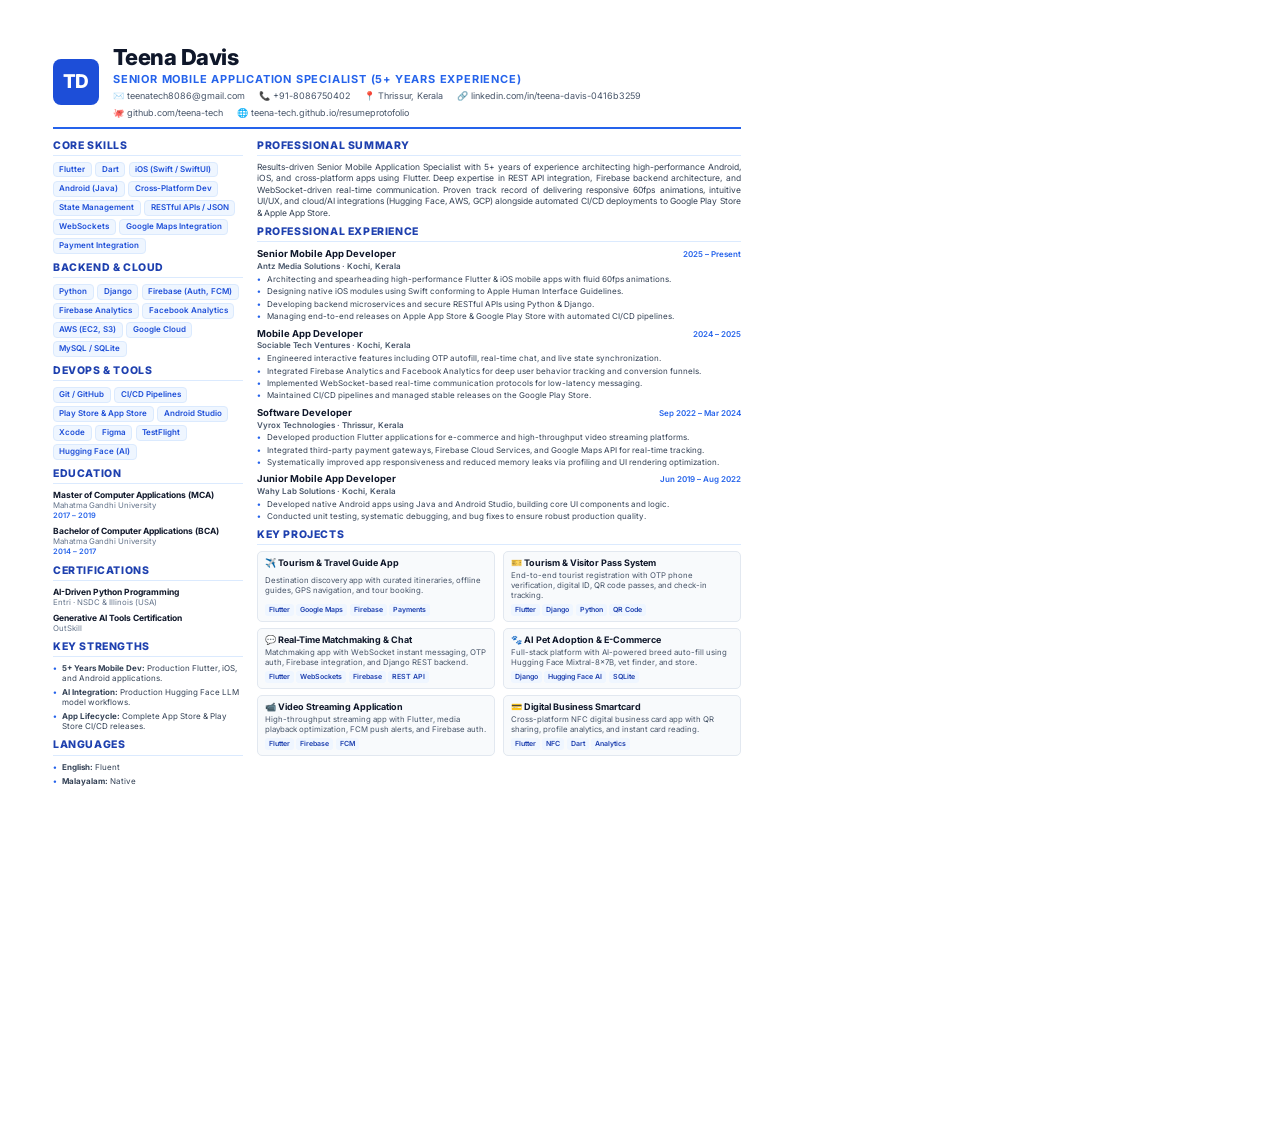
<file: resume_template.html>
<!DOCTYPE html>
<html lang="en">
<head>
    <meta charset="UTF-8">
    <title>Teena Davis - Senior Mobile Application Specialist Resume</title>
    <link rel="preconnect" href="https://fonts.googleapis.com">
    <link rel="preconnect" href="https://fonts.gstatic.com" crossorigin>
    <link href="https://fonts.googleapis.com/css2?family=Inter:wght@400;500;600;700;800&display=swap" rel="stylesheet">
    <style>
        * {
            box-sizing: border-box;
            margin: 0;
            padding: 0;
        }
        @page {
            size: A4;
            margin: 0;
        }
        body {
            font-family: 'Inter', -apple-system, BlinkMacSystemFont, 'Segoe UI', Roboto, sans-serif;
            color: #1e293b;
            background-color: #ffffff;
            line-height: 1.35;
            -webkit-print-color-adjust: exact;
            print-color-adjust: exact;
        }
        .page {
            width: 210mm;
            height: 297mm;
            padding: 12mm 14mm 10mm 14mm;
            background: white;
            position: relative;
            box-sizing: border-box;
            display: flex;
            flex-direction: column;
            overflow: hidden;
        }
        
        /* Header */
        .header {
            display: flex;
            align-items: center;
            border-bottom: 2px solid #2563eb;
            padding-bottom: 8px;
            margin-bottom: 10px;
        }
        .logo-box {
            width: 46px;
            height: 46px;
            background: #1d4ed8;
            color: #ffffff;
            font-weight: 800;
            font-size: 19px;
            display: flex;
            align-items: center;
            justify-content: center;
            border-radius: 8px;
            margin-right: 14px;
            letter-spacing: -0.5px;
            flex-shrink: 0;
        }
        .header-main {
            flex-grow: 1;
        }
        .name {
            font-size: 22px;
            font-weight: 800;
            color: #0f172a;
            letter-spacing: -0.5px;
            line-height: 1.1;
        }
        .subtitle {
            font-size: 11px;
            font-weight: 700;
            color: #2563eb;
            letter-spacing: 0.8px;
            text-transform: uppercase;
            margin: 2px 0 4px 0;
        }
        .contacts-grid {
            display: flex;
            flex-wrap: wrap;
            gap: 4px 14px;
            font-size: 9px;
            color: #475569;
        }
        .contact-item {
            display: inline-flex;
            align-items: center;
            gap: 3px;
        }
        .contact-item a {
            color: #475569;
            text-decoration: none;
        }
        .contact-item a:hover {
            color: #2563eb;
        }

        /* 2-Column Layout */
        .main-layout {
            display: grid;
            grid-template-columns: 190px 1fr;
            gap: 14px;
            flex-grow: 1;
        }

        /* Section Headings */
        .sec-title {
            font-size: 10.5px;
            font-weight: 800;
            color: #1e40af;
            text-transform: uppercase;
            letter-spacing: 0.6px;
            border-bottom: 1.5px solid #dbeafe;
            padding-bottom: 2px;
            margin-bottom: 6px;
            margin-top: 6px;
        }
        .sec-title:first-child {
            margin-top: 0;
        }

        /* Left Column Pills */
        .skill-group {
            margin-bottom: 7px;
        }
        .pills-wrap {
            display: flex;
            flex-wrap: wrap;
            gap: 3.5px;
        }
        .pill {
            background-color: #eff6ff;
            color: #1d4ed8;
            font-size: 8px;
            font-weight: 600;
            padding: 2px 5.5px;
            border-radius: 4px;
            border: 1px solid #dbeafe;
            line-height: 1.2;
        }

        /* Education & Certs */
        .edu-box {
            margin-bottom: 5px;
        }
        .edu-deg {
            font-size: 8.5px;
            font-weight: 700;
            color: #0f172a;
            line-height: 1.2;
        }
        .edu-sub {
            font-size: 7.8px;
            color: #64748b;
        }
        .edu-year {
            font-size: 7.5px;
            color: #2563eb;
            font-weight: 600;
        }

        /* Bullet lists in left col */
        .left-bullets {
            list-style: none;
            padding: 0;
            margin: 0;
        }
        .left-bullets li {
            position: relative;
            padding-left: 9px;
            font-size: 8px;
            color: #334155;
            margin-bottom: 4px;
            line-height: 1.25;
        }
        .left-bullets li::before {
            content: "•";
            position: absolute;
            left: 0;
            color: #2563eb;
            font-weight: bold;
        }

        /* Right Column */
        .summary-p {
            font-size: 8.5px;
            color: #334155;
            line-height: 1.35;
            text-align: justify;
            margin-bottom: 6px;
        }

        /* Experience */
        .exp-item {
            margin-bottom: 6px;
        }
        .exp-header {
            display: flex;
            justify-content: space-between;
            align-items: baseline;
        }
        .exp-role {
            font-size: 9.5px;
            font-weight: 700;
            color: #0f172a;
        }
        .exp-period {
            font-size: 8px;
            font-weight: 600;
            color: #2563eb;
        }
        .exp-company {
            font-size: 8px;
            font-weight: 600;
            color: #475569;
            margin-bottom: 2px;
        }
        .exp-bullets {
            list-style: none;
            padding-left: 0;
            margin: 0;
        }
        .exp-bullets li {
            position: relative;
            padding-left: 10px;
            font-size: 8px;
            color: #334155;
            line-height: 1.3;
            margin-bottom: 2px;
            text-align: justify;
        }
        .exp-bullets li::before {
            content: "•";
            position: absolute;
            left: 0;
            color: #2563eb;
            font-weight: bold;
        }

        /* Projects Grid */
        .projects-grid {
            display: grid;
            grid-template-columns: 1fr 1fr;
            gap: 6px 8px;
            margin-top: 4px;
        }
        .proj-card {
            background-color: #f8fafc;
            border: 1px solid #e2e8f0;
            border-radius: 5px;
            padding: 5px 7px;
            display: flex;
            flex-direction: column;
            justify-content: space-between;
        }
        .proj-title {
            font-size: 9px;
            font-weight: 700;
            color: #0f172a;
            margin-bottom: 2px;
            display: flex;
            align-items: center;
            gap: 4px;
        }
        .proj-desc {
            font-size: 7.8px;
            color: #475569;
            line-height: 1.25;
            margin-bottom: 4px;
        }
        .proj-tags {
            display: flex;
            flex-wrap: wrap;
            gap: 2.5px;
        }
        .proj-tag {
            background-color: #eff6ff;
            color: #1e40af;
            font-size: 7px;
            font-weight: 600;
            padding: 1px 4px;
            border-radius: 3px;
        }
    </style>
</head>
<body>
    <div class="page">
        <!-- HEADER -->
        <header class="header">
            <div class="logo-box">TD</div>
            <div class="header-main">
                <h1 class="name">Teena Davis</h1>
                <div class="subtitle">SENIOR MOBILE APPLICATION SPECIALIST (5+ YEARS EXPERIENCE)</div>
                <div class="contacts-grid">
                    <div class="contact-item">✉️ <a href="mailto:teenatech8086@gmail.com">teenatech8086@gmail.com</a></div>
                    <div class="contact-item">📞 +91-8086750402</div>
                    <div class="contact-item">📍 Thrissur, Kerala</div>
                    <div class="contact-item">🔗 <a href="https://www.linkedin.com/in/teena-davis-0416b3259" target="_blank">linkedin.com/in/teena-davis-0416b3259</a></div>
                    <div class="contact-item">🐙 <a href="https://github.com/teena-tech" target="_blank">github.com/teena-tech</a></div>
                    <div class="contact-item">🌐 <a href="https://teena-tech.github.io/resumeprotofolio/" target="_blank">teena-tech.github.io/resumeprotofolio</a></div>
                </div>
            </div>
        </header>

        <!-- 2-COLUMN MAIN -->
        <div class="main-layout">
            <!-- LEFT COLUMN -->
            <div class="left-col">
                <!-- CORE SKILLS -->
                <div class="skill-group">
                    <div class="sec-title">CORE SKILLS</div>
                    <div class="pills-wrap">
                        <span class="pill">Flutter</span>
                        <span class="pill">Dart</span>
                        <span class="pill">iOS (Swift / SwiftUI)</span>
                        <span class="pill">Android (Java)</span>
                        <span class="pill">Cross-Platform Dev</span>
                        <span class="pill">State Management</span>
                        <span class="pill">RESTful APIs / JSON</span>
                        <span class="pill">WebSockets</span>
                        <span class="pill">Google Maps Integration</span>
                        <span class="pill">Payment Integration</span>
                    </div>
                </div>

                <!-- BACKEND & CLOUD -->
                <div class="skill-group">
                    <div class="sec-title">BACKEND & CLOUD</div>
                    <div class="pills-wrap">
                        <span class="pill">Python</span>
                        <span class="pill">Django</span>
                        <span class="pill">Firebase (Auth, FCM)</span>
                        <span class="pill">Firebase Analytics</span>
                        <span class="pill">Facebook Analytics</span>
                        <span class="pill">AWS (EC2, S3)</span>
                        <span class="pill">Google Cloud</span>
                        <span class="pill">MySQL / SQLite</span>
                    </div>
                </div>

                <!-- DEVOPS & TOOLS -->
                <div class="skill-group">
                    <div class="sec-title">DEVOPS & TOOLS</div>
                    <div class="pills-wrap">
                        <span class="pill">Git / GitHub</span>
                        <span class="pill">CI/CD Pipelines</span>
                        <span class="pill">Play Store & App Store</span>
                        <span class="pill">Android Studio</span>
                        <span class="pill">Xcode</span>
                        <span class="pill">Figma</span>
                        <span class="pill">TestFlight</span>
                        <span class="pill">Hugging Face (AI)</span>
                    </div>
                </div>

                <!-- EDUCATION -->
                <div class="skill-group">
                    <div class="sec-title">EDUCATION</div>
                    <div class="edu-box">
                        <div class="edu-deg">Master of Computer Applications (MCA)</div>
                        <div class="edu-sub">Mahatma Gandhi University</div>
                        <div class="edu-year">2017 – 2019</div>
                    </div>
                    <div class="edu-box">
                        <div class="edu-deg">Bachelor of Computer Applications (BCA)</div>
                        <div class="edu-sub">Mahatma Gandhi University</div>
                        <div class="edu-year">2014 – 2017</div>
                    </div>
                </div>

                <!-- CERTIFICATIONS -->
                <div class="skill-group">
                    <div class="sec-title">CERTIFICATIONS</div>
                    <div class="edu-box">
                        <div class="edu-deg">AI-Driven Python Programming</div>
                        <div class="edu-sub">Entri · NSDC & Illinois (USA)</div>
                    </div>
                    <div class="edu-box">
                        <div class="edu-deg">Generative AI Tools Certification</div>
                        <div class="edu-sub">OutSkill</div>
                    </div>
                </div>

                <!-- KEY STRENGTHS -->
                <div class="skill-group">
                    <div class="sec-title">KEY STRENGTHS</div>
                    <ul class="left-bullets">
                        <li><strong>5+ Years Mobile Dev:</strong> Production Flutter, iOS, and Android applications.</li>
                        <li><strong>AI Integration:</strong> Production Hugging Face LLM model workflows.</li>
                        <li><strong>App Lifecycle:</strong> Complete App Store & Play Store CI/CD releases.</li>
                    </ul>
                </div>

                <!-- LANGUAGES -->
                <div class="skill-group">
                    <div class="sec-title">LANGUAGES</div>
                    <ul class="left-bullets">
                        <li><strong>English:</strong> Fluent</li>
                        <li><strong>Malayalam:</strong> Native</li>
                    </ul>
                </div>
            </div>

            <!-- RIGHT COLUMN -->
            <div class="right-col">
                <!-- PROFESSIONAL SUMMARY -->
                <div class="sec-title">PROFESSIONAL SUMMARY</div>
                <p class="summary-p">
                    Results-driven Senior Mobile Application Specialist with 5+ years of experience architecting high-performance Android, iOS, and cross-platform apps using Flutter. Deep expertise in REST API integration, Firebase backend architecture, and WebSocket-driven real-time communication. Proven track record of delivering responsive 60fps animations, intuitive UI/UX, and cloud/AI integrations (Hugging Face, AWS, GCP) alongside automated CI/CD deployments to Google Play Store & Apple App Store.
                </p>

                <!-- PROFESSIONAL EXPERIENCE -->
                <div class="sec-title">PROFESSIONAL EXPERIENCE</div>

                <div class="exp-item">
                    <div class="exp-header">
                        <span class="exp-role">Senior Mobile App Developer</span>
                        <span class="exp-period">2025 – Present</span>
                    </div>
                    <div class="exp-company">Antz Media Solutions · Kochi, Kerala</div>
                    <ul class="exp-bullets">
                        <li>Architecting and spearheading high-performance Flutter & iOS mobile apps with fluid 60fps animations.</li>
                        <li>Designing native iOS modules using Swift conforming to Apple Human Interface Guidelines.</li>
                        <li>Developing backend microservices and secure RESTful APIs using Python & Django.</li>
                        <li>Managing end-to-end releases on Apple App Store & Google Play Store with automated CI/CD pipelines.</li>
                    </ul>
                </div>

                <div class="exp-item">
                    <div class="exp-header">
                        <span class="exp-role">Mobile App Developer</span>
                        <span class="exp-period">2024 – 2025</span>
                    </div>
                    <div class="exp-company">Sociable Tech Ventures · Kochi, Kerala</div>
                    <ul class="exp-bullets">
                        <li>Engineered interactive features including OTP autofill, real-time chat, and live state synchronization.</li>
                        <li>Integrated Firebase Analytics and Facebook Analytics for deep user behavior tracking and conversion funnels.</li>
                        <li>Implemented WebSocket-based real-time communication protocols for low-latency messaging.</li>
                        <li>Maintained CI/CD pipelines and managed stable releases on the Google Play Store.</li>
                    </ul>
                </div>

                <div class="exp-item">
                    <div class="exp-header">
                        <span class="exp-role">Software Developer</span>
                        <span class="exp-period">Sep 2022 – Mar 2024</span>
                    </div>
                    <div class="exp-company">Vyrox Technologies · Thrissur, Kerala</div>
                    <ul class="exp-bullets">
                        <li>Developed production Flutter applications for e-commerce and high-throughput video streaming platforms.</li>
                        <li>Integrated third-party payment gateways, Firebase Cloud Services, and Google Maps API for real-time tracking.</li>
                        <li>Systematically improved app responsiveness and reduced memory leaks via profiling and UI rendering optimization.</li>
                    </ul>
                </div>

                <div class="exp-item">
                    <div class="exp-header">
                        <span class="exp-role">Junior Mobile App Developer</span>
                        <span class="exp-period">Jun 2019 – Aug 2022</span>
                    </div>
                    <div class="exp-company">Wahy Lab Solutions · Kochi, Kerala</div>
                    <ul class="exp-bullets">
                        <li>Developed native Android apps using Java and Android Studio, building core UI components and logic.</li>
                        <li>Conducted unit testing, systematic debugging, and bug fixes to ensure robust production quality.</li>
                    </ul>
                </div>

                <!-- KEY PROJECTS -->
                <div class="sec-title">KEY PROJECTS</div>
                <div class="projects-grid">
                    <div class="proj-card">
                        <div class="proj-title">✈️ Tourism & Travel Guide App</div>
                        <div class="proj-desc">Destination discovery app with curated itineraries, offline guides, GPS navigation, and tour booking.</div>
                        <div class="proj-tags">
                            <span class="proj-tag">Flutter</span>
                            <span class="proj-tag">Google Maps</span>
                            <span class="proj-tag">Firebase</span>
                            <span class="proj-tag">Payments</span>
                        </div>
                    </div>

                    <div class="proj-card">
                        <div class="proj-title">🎫 Tourism & Visitor Pass System</div>
                        <div class="proj-desc">End-to-end tourist registration with OTP phone verification, digital ID, QR code passes, and check-in tracking.</div>
                        <div class="proj-tags">
                            <span class="proj-tag">Flutter</span>
                            <span class="proj-tag">Django</span>
                            <span class="proj-tag">Python</span>
                            <span class="proj-tag">QR Code</span>
                        </div>
                    </div>

                    <div class="proj-card">
                        <div class="proj-title">💬 Real-Time Matchmaking & Chat</div>
                        <div class="proj-desc">Matchmaking app with WebSocket instant messaging, OTP auth, Firebase integration, and Django REST backend.</div>
                        <div class="proj-tags">
                            <span class="proj-tag">Flutter</span>
                            <span class="proj-tag">WebSockets</span>
                            <span class="proj-tag">Firebase</span>
                            <span class="proj-tag">REST API</span>
                        </div>
                    </div>

                    <div class="proj-card">
                        <div class="proj-title">🐾 AI Pet Adoption & E-Commerce</div>
                        <div class="proj-desc">Full-stack platform with AI-powered breed auto-fill using Hugging Face Mixtral-8x7B, vet finder, and store.</div>
                        <div class="proj-tags">
                            <span class="proj-tag">Django</span>
                            <span class="proj-tag">Hugging Face AI</span>
                            <span class="proj-tag">SQLite</span>
                        </div>
                    </div>

                    <div class="proj-card">
                        <div class="proj-title">📹 Video Streaming Application</div>
                        <div class="proj-desc">High-throughput streaming app with Flutter, media playback optimization, FCM push alerts, and Firebase auth.</div>
                        <div class="proj-tags">
                            <span class="proj-tag">Flutter</span>
                            <span class="proj-tag">Firebase</span>
                            <span class="proj-tag">FCM</span>
                        </div>
                    </div>

                    <div class="proj-card">
                        <div class="proj-title">💳 Digital Business Smartcard</div>
                        <div class="proj-desc">Cross-platform NFC digital business card app with QR sharing, profile analytics, and instant card reading.</div>
                        <div class="proj-tags">
                            <span class="proj-tag">Flutter</span>
                            <span class="proj-tag">NFC</span>
                            <span class="proj-tag">Dart</span>
                            <span class="proj-tag">Analytics</span>
                        </div>
                    </div>
                </div>
            </div>
        </div>
    </div>
</body>
</html>
</file>
<file: static/css/style.css>
/* ============================================================
   BLOODY RED PORTFOLIO THEME - TEENA DAVIS
   A high-end, dark velvet obsidian aesthetic with glowing crimson
   and ruby micro-interactions, glassmorphic cards, and smooth animations.
   ============================================================ */

@import url('https://fonts.googleapis.com/css2?family=Plus+Jakarta+Sans:wght@300;400;500;600;700;800&family=Syne:wght@600;700;800&family=JetBrains+Mono:wght@400;500&display=swap');

:root {
  /* Color Palette */
  --bg-primary: #080305;
  --bg-secondary: #110609;
  --bg-tertiary: #190a0e;
  --bg-card: rgba(22, 9, 13, 0.72);
  --bg-card-hover: rgba(35, 12, 18, 0.88);
  --bg-glass: rgba(14, 5, 8, 0.75);
  
  /* Bloody Red Brand Accents */
  --blood-primary: #e60026;
  --blood-bright: #ff1f43;
  --blood-glow: rgba(230, 0, 38, 0.45);
  --blood-glow-lg: 0 0 35px rgba(230, 0, 38, 0.5), 0 0 70px rgba(230, 0, 38, 0.2);
  --blood-dark: #7a0014;
  --blood-deep: #42020b;
  --blood-tint: rgba(230, 0, 38, 0.08);
  --blood-border: rgba(230, 0, 38, 0.22);
  --blood-border-hover: rgba(255, 31, 67, 0.65);

  /* Text & Surfaces */
  --text-main: #fcf9fa;
  --text-sub: #cfc2c5;
  --text-muted: #8e7b80;
  --accent-gold: #ffb703;
  
  /* Fonts */
  --font-display: 'Syne', sans-serif;
  --font-body: 'Plus Jakarta Sans', sans-serif;
  --font-mono: 'JetBrains Mono', monospace;

  /* Layout */
  --container-width: 1200px;
  --header-height: 80px;
  --radius-sm: 8px;
  --radius-md: 14px;
  --radius-lg: 22px;
  --radius-full: 9999px;
  
  /* Transitions */
  --transition-fast: 0.2s cubic-bezier(0.16, 1, 0.3, 1);
  --transition-smooth: 0.35s cubic-bezier(0.16, 1, 0.3, 1);
  --transition-bounce: 0.5s cubic-bezier(0.34, 1.56, 0.64, 1);
}

/* Reset & Base */
*, *::before, *::after {
  margin: 0;
  padding: 0;
  box-sizing: border-box;
}

html {
  scroll-behavior: smooth;
  color-scheme: dark;
}

body {
  background-color: var(--bg-primary);
  color: var(--text-main);
  font-family: var(--font-body);
  line-height: 1.65;
  overflow-x: hidden;
  position: relative;
  min-height: 100vh;
  -webkit-font-smoothing: antialiased;
}

/* Canvas Background for Bloody Embers */
#ember-canvas {
  position: fixed;
  top: 0;
  left: 0;
  width: 100vw;
  height: 100vh;
  pointer-events: none;
  z-index: 0;
}

/* Ambient Radial Glows */
.ambient-glow-1 {
  position: fixed;
  top: -10vw;
  right: -10vw;
  width: 50vw;
  height: 50vw;
  background: radial-gradient(circle, rgba(230, 0, 38, 0.18) 0%, rgba(122, 0, 20, 0.05) 50%, transparent 70%);
  border-radius: 50%;
  pointer-events: none;
  z-index: 0;
  filter: blur(80px);
}

.ambient-glow-2 {
  position: fixed;
  bottom: 10%;
  left: -15vw;
  width: 45vw;
  height: 45vw;
  background: radial-gradient(circle, rgba(160, 0, 27, 0.15) 0%, rgba(66, 2, 11, 0.04) 50%, transparent 70%);
  border-radius: 50%;
  pointer-events: none;
  z-index: 0;
  filter: blur(90px);
}

/* Custom Scrollbar */
::-webkit-scrollbar {
  width: 8px;
}
::-webkit-scrollbar-track {
  background: var(--bg-primary);
}
::-webkit-scrollbar-thumb {
  background: linear-gradient(180deg, var(--blood-primary), var(--blood-dark));
  border-radius: var(--radius-full);
}
::-webkit-scrollbar-thumb:hover {
  background: var(--blood-bright);
}

/* Selection */
::selection {
  background-color: var(--blood-primary);
  color: #fff;
}

/* Container */
.container {
  width: 100%;
  max-width: var(--container-width);
  margin: 0 auto;
  padding: 0 24px;
  position: relative;
  z-index: 1;
}

/* Typography Helpers */
h1, h2, h3, h4, .font-display {
  font-family: var(--font-display);
  font-weight: 700;
  color: var(--text-main);
  letter-spacing: -0.02em;
}

.text-gradient {
  background: linear-gradient(135deg, #ffffff 20%, var(--blood-bright) 100%);
  -webkit-background-clip: text;
  -webkit-text-fill-color: transparent;
}

.text-blood {
  color: var(--blood-bright);
  text-shadow: 0 0 16px var(--blood-glow);
}

.section-tag {
  display: inline-flex;
  align-items: center;
  gap: 8px;
  padding: 6px 16px;
  background: rgba(230, 0, 38, 0.12);
  border: 1px solid var(--blood-border);
  border-radius: var(--radius-full);
  color: var(--blood-bright);
  font-size: 0.85rem;
  font-weight: 600;
  text-transform: uppercase;
  letter-spacing: 0.08em;
  margin-bottom: 16px;
  backdrop-filter: blur(8px);
}

.section-tag .dot {
  width: 8px;
  height: 8px;
  background: var(--blood-bright);
  border-radius: 50%;
  box-shadow: 0 0 8px var(--blood-bright);
  animation: pulse-dot 2s infinite ease-in-out;
}

@keyframes pulse-dot {
  0%, 100% { transform: scale(1); opacity: 0.8; }
  50% { transform: scale(1.4); opacity: 1; box-shadow: 0 0 14px var(--blood-bright); }
}

.section-header {
  text-align: center;
  max-width: 680px;
  margin: 0 auto 60px;
}

.section-title {
  font-size: clamp(2rem, 3.5vw, 2.8rem);
  line-height: 1.15;
  margin-bottom: 16px;
}

.section-subtitle {
  color: var(--text-sub);
  font-size: 1.05rem;
}

/* ============================================================
   NAVIGATION BAR
   ============================================================ */
.navbar {
  position: fixed;
  top: 0;
  left: 0;
  right: 0;
  height: var(--header-height);
  background: rgba(10, 4, 6, 0.75);
  backdrop-filter: blur(20px);
  -webkit-backdrop-filter: blur(20px);
  border-bottom: 1px solid var(--blood-border);
  z-index: 1000;
  transition: var(--transition-smooth);
}

.navbar.scrolled {
  background: rgba(8, 3, 5, 0.92);
  box-shadow: 0 10px 30px rgba(0, 0, 0, 0.6), 0 1px 0 rgba(230, 0, 38, 0.2);
}

.nav-container {
  display: flex;
  align-items: center;
  justify-content: space-between;
  height: 100%;
}

.nav-logo {
  display: flex;
  align-items: center;
  gap: 12px;
  text-decoration: none;
  font-family: var(--font-display);
  font-size: 1.35rem;
  font-weight: 800;
  color: var(--text-main);
  letter-spacing: -0.01em;
}

.logo-badge {
  display: flex;
  align-items: center;
  justify-content: center;
  width: 40px;
  height: 40px;
  background: linear-gradient(135deg, var(--blood-primary), var(--blood-dark));
  border-radius: 10px;
  color: #fff;
  font-weight: 800;
  font-size: 1.1rem;
  box-shadow: 0 0 18px var(--blood-glow);
  border: 1px solid rgba(255, 255, 255, 0.2);
  transition: var(--transition-bounce);
}

.nav-logo:hover .logo-badge {
  transform: scale(1.08) rotate(-4deg);
  box-shadow: 0 0 25px var(--blood-primary);
}

.nav-menu {
  display: flex;
  align-items: center;
  gap: 32px;
  list-style: none;
}

.nav-link {
  text-decoration: none;
  color: var(--text-sub);
  font-size: 0.95rem;
  font-weight: 500;
  transition: var(--transition-fast);
  position: relative;
  padding: 6px 0;
}

.nav-link::after {
  content: '';
  position: absolute;
  bottom: 0;
  left: 0;
  width: 0;
  height: 2px;
  background: linear-gradient(90deg, var(--blood-bright), var(--blood-primary));
  transition: var(--transition-smooth);
  box-shadow: 0 0 8px var(--blood-bright);
}

.nav-link:hover, .nav-link.active {
  color: #fff;
}

.nav-link:hover::after, .nav-link.active::after {
  width: 100%;
}

.nav-actions {
  display: flex;
  align-items: center;
  gap: 16px;
}

/* Mobile Toggle */
.mobile-toggle {
  display: none;
  background: none;
  border: 1px solid var(--blood-border);
  border-radius: var(--radius-sm);
  color: var(--text-main);
  padding: 8px 12px;
  cursor: pointer;
  font-size: 1.25rem;
  transition: var(--transition-fast);
}

.mobile-toggle:hover {
  background: var(--blood-tint);
  border-color: var(--blood-bright);
}

/* ============================================================
   BUTTONS & CTAs
   ============================================================ */
.btn {
  display: inline-flex;
  align-items: center;
  justify-content: center;
  gap: 10px;
  padding: 12px 26px;
  border-radius: var(--radius-full);
  font-family: var(--font-body);
  font-size: 0.95rem;
  font-weight: 600;
  text-decoration: none;
  cursor: pointer;
  border: 1px solid transparent;
  transition: var(--transition-smooth);
  position: relative;
  overflow: hidden;
  z-index: 1;
}

.btn-primary {
  background: linear-gradient(135deg, var(--blood-primary) 0%, var(--blood-dark) 100%);
  color: #fff;
  box-shadow: 0 4px 20px rgba(230, 0, 38, 0.4), inset 0 1px 0 rgba(255, 255, 255, 0.25);
}

.btn-primary:hover {
  transform: translateY(-2px);
  background: linear-gradient(135deg, var(--blood-bright) 0%, var(--blood-primary) 100%);
  box-shadow: var(--blood-glow-lg);
}

.btn-primary:active {
  transform: translateY(0);
}

.btn-secondary {
  background: rgba(26, 9, 13, 0.8);
  color: var(--text-main);
  border-color: var(--blood-border);
  backdrop-filter: blur(10px);
}

.btn-secondary:hover {
  border-color: var(--blood-bright);
  background: rgba(45, 12, 19, 0.9);
  color: #fff;
  transform: translateY(-2px);
  box-shadow: 0 4px 20px rgba(230, 0, 38, 0.25);
}

.btn-outline {
  background: transparent;
  color: var(--blood-bright);
  border: 1px solid var(--blood-bright);
}

.btn-outline:hover {
  background: var(--blood-primary);
  color: #fff;
  box-shadow: 0 0 20px var(--blood-glow);
}

.btn-sm {
  padding: 8px 18px;
  font-size: 0.85rem;
}

/* ============================================================
   HERO SECTION
   ============================================================ */
.hero-section {
  min-height: 100vh;
  padding: calc(var(--header-height) + 40px) 0 80px;
  display: flex;
  align-items: center;
  position: relative;
}

.hero-grid {
  display: grid;
  grid-template-columns: 1.15fr 0.85fr;
  gap: 50px;
  align-items: center;
}

.hero-badge-container {
  margin-bottom: 20px;
}

.hero-badge {
  display: inline-flex;
  align-items: center;
  gap: 10px;
  padding: 8px 18px;
  background: rgba(230, 0, 38, 0.12);
  border: 1px solid var(--blood-border);
  border-radius: var(--radius-full);
  color: var(--text-sub);
  font-size: 0.9rem;
  font-weight: 500;
  backdrop-filter: blur(12px);
}

.hero-badge .status-ping {
  position: relative;
  width: 10px;
  height: 10px;
  background-color: #22c55e;
  border-radius: 50%;
}

.hero-badge .status-ping::after {
  content: '';
  position: absolute;
  top: -2px;
  left: -2px;
  right: -2px;
  bottom: -2px;
  border-radius: 50%;
  border: 2px solid #22c55e;
  animation: ping 1.8s cubic-bezier(0, 0, 0.2, 1) infinite;
}

@keyframes ping {
  75%, 100% {
    transform: scale(2.2);
    opacity: 0;
  }
}

.hero-title {
  font-size: clamp(2.5rem, 5vw, 4.2rem);
  line-height: 1.08;
  margin-bottom: 18px;
}

.hero-subtitle-container {
  font-size: clamp(1.2rem, 2.2vw, 1.6rem);
  font-weight: 600;
  margin-bottom: 24px;
  color: var(--text-sub);
  display: flex;
  align-items: center;
  flex-wrap: wrap;
  gap: 8px;
}

.typewriter-text {
  color: var(--blood-bright);
  border-right: 3px solid var(--blood-bright);
  padding-right: 4px;
  animation: blink 0.9s infinite;
  white-space: nowrap;
}

@keyframes blink {
  0%, 100% { border-color: var(--blood-bright); }
  50% { border-color: transparent; }
}

.hero-description {
  color: var(--text-sub);
  font-size: 1.05rem;
  max-width: 540px;
  margin-bottom: 36px;
}

.hero-ctas {
  display: flex;
  align-items: center;
  flex-wrap: wrap;
  gap: 16px;
  margin-bottom: 40px;
}

.hero-stats {
  display: grid;
  grid-template-columns: repeat(3, 1fr);
  gap: 20px;
  padding-top: 30px;
  border-top: 1px solid var(--blood-border);
}

.stat-item {
  display: flex;
  flex-direction: column;
}

.stat-number {
  font-family: var(--font-display);
  font-size: 2.2rem;
  font-weight: 800;
  color: #fff;
  line-height: 1;
  margin-bottom: 6px;
}

.stat-number span {
  color: var(--blood-bright);
}

.stat-label {
  font-size: 0.85rem;
  color: var(--text-muted);
  font-weight: 500;
}

/* Hero Portrait & Bloody Halo */
.hero-image-wrapper {
  position: relative;
  display: flex;
  justify-content: center;
  align-items: center;
}

.hero-halo {
  position: absolute;
  width: 360px;
  height: 360px;
  background: radial-gradient(circle, var(--blood-primary) 0%, rgba(230, 0, 38, 0.4) 40%, transparent 70%);
  filter: blur(50px);
  z-index: 0;
  animation: halo-pulse 5s infinite alternate ease-in-out;
}

@keyframes halo-pulse {
  0% { transform: scale(0.9); opacity: 0.6; }
  100% { transform: scale(1.15); opacity: 0.9; }
}

.hero-card-frame {
  position: relative;
  z-index: 1;
  width: 340px;
  height: 340px;
  border-radius: 50%;
  padding: 0;
  background: transparent;
  box-shadow: none;
  transition: var(--transition-smooth);
}

.hero-card-frame:hover {
  transform: translateY(-6px) scale(1.02);
}

.hero-image {
  width: 100%;
  height: 100%;
  object-fit: cover;
  border-radius: 50%;
  border: 4px solid var(--blood-primary);
  box-shadow: 0 15px 45px rgba(0, 0, 0, 0.75), 0 0 35px rgba(230, 0, 38, 0.4);
  filter: contrast(1.05) brightness(0.98);
  display: block;
  transition: var(--transition-smooth);
}

.hero-card-frame:hover .hero-image {
  border-color: var(--blood-bright);
  box-shadow: 0 20px 55px rgba(0, 0, 0, 0.85), 0 0 50px rgba(230, 0, 38, 0.65);
}

/* Floating Badges */
.floating-badge {
  position: absolute;
  display: flex;
  align-items: center;
  gap: 10px;
  padding: 10px 18px;
  background: rgba(20, 8, 12, 0.85);
  backdrop-filter: blur(14px);
  border: 1px solid var(--blood-border);
  border-radius: var(--radius-md);
  box-shadow: 0 10px 30px rgba(0, 0, 0, 0.6), 0 0 20px rgba(230, 0, 38, 0.2);
  z-index: 2;
  transition: var(--transition-bounce);
}

.floating-badge:hover {
  transform: translateY(-4px) scale(1.05);
  border-color: var(--blood-bright);
}

.floating-badge.badge-top {
  top: -15px;
  left: -20px;
  animation: float-slow 4s infinite alternate ease-in-out;
}

.floating-badge.badge-bottom {
  bottom: -20px;
  right: -20px;
  animation: float-slow 4.5s infinite alternate-reverse ease-in-out;
}

@keyframes float-slow {
  0% { transform: translateY(0); }
  100% { transform: translateY(-12px); }
}

.badge-icon {
  font-size: 1.4rem;
}

.badge-text-primary {
  font-weight: 700;
  font-size: 0.88rem;
  color: #fff;
}

.badge-text-sub {
  font-size: 0.75rem;
  color: var(--text-muted);
}

/* ============================================================
   ABOUT SECTION
   ============================================================ */
.about-section {
  padding: 100px 0;
  position: relative;
}

.about-grid {
  display: grid;
  grid-template-columns: 1fr 1fr;
  gap: 50px;
  align-items: center;
}

.about-card {
  background: var(--bg-card);
  backdrop-filter: blur(16px);
  border: 1px solid var(--blood-border);
  border-radius: var(--radius-lg);
  padding: 40px;
  box-shadow: 0 20px 40px rgba(0, 0, 0, 0.5);
  position: relative;
  overflow: hidden;
}

.about-card::before {
  content: '';
  position: absolute;
  top: 0;
  left: 0;
  width: 100%;
  height: 4px;
  background: linear-gradient(90deg, var(--blood-primary), var(--blood-bright), transparent);
}

.about-card p {
  color: var(--text-sub);
  font-size: 1.02rem;
  margin-bottom: 20px;
}

.about-highlights {
  display: grid;
  grid-template-columns: 1fr 1fr;
  gap: 16px;
  margin-top: 24px;
}

.highlight-item {
  display: flex;
  align-items: flex-start;
  gap: 12px;
  padding: 14px;
  background: rgba(230, 0, 38, 0.05);
  border: 1px solid rgba(230, 0, 38, 0.15);
  border-radius: var(--radius-md);
  transition: var(--transition-fast);
}

.highlight-item:hover {
  background: rgba(230, 0, 38, 0.12);
  border-color: var(--blood-bright);
  transform: translateY(-2px);
}

.highlight-icon {
  font-size: 1.3rem;
  color: var(--blood-bright);
}

.highlight-text strong {
  display: block;
  font-size: 0.92rem;
  color: #fff;
  margin-bottom: 2px;
}

.highlight-text span {
  font-size: 0.8rem;
  color: var(--text-muted);
}

/* Info Cards Grid */
.info-cards-grid {
  display: grid;
  grid-template-columns: 1fr 1fr;
  gap: 20px;
}

.info-box {
  background: var(--bg-card);
  backdrop-filter: blur(14px);
  border: 1px solid var(--blood-border);
  border-radius: var(--radius-md);
  padding: 24px;
  transition: var(--transition-smooth);
}

.info-box:hover {
  border-color: var(--blood-bright);
  transform: translateY(-4px);
  box-shadow: 0 10px 30px rgba(230, 0, 38, 0.15);
}

.info-box-icon {
  width: 44px;
  height: 44px;
  border-radius: 12px;
  background: rgba(230, 0, 38, 0.15);
  display: flex;
  align-items: center;
  justify-content: center;
  font-size: 1.3rem;
  margin-bottom: 16px;
  border: 1px solid rgba(230, 0, 38, 0.3);
}

.info-box-title {
  font-size: 1.1rem;
  font-weight: 700;
  margin-bottom: 6px;
}

.info-box-desc {
  font-size: 0.88rem;
  color: var(--text-sub);
}

/* ============================================================
   SKILLS MATRIX
   ============================================================ */
.skills-section {
  padding: 100px 0;
  background: linear-gradient(180deg, transparent 0%, rgba(20, 7, 10, 0.5) 50%, transparent 100%);
  position: relative;
}

.skills-container {
  display: grid;
  grid-template-columns: repeat(auto-fit, minmax(340px, 1fr));
  gap: 30px;
}

.skill-category-card {
  background: var(--bg-card);
  backdrop-filter: blur(16px);
  border: 1px solid var(--blood-border);
  border-radius: var(--radius-lg);
  padding: 32px;
  transition: var(--transition-smooth);
  position: relative;
  overflow: hidden;
}

.skill-category-card:hover {
  border-color: var(--blood-border-hover);
  box-shadow: 0 15px 40px rgba(0, 0, 0, 0.6), 0 0 25px rgba(230, 0, 38, 0.2);
  transform: translateY(-5px);
}

.category-header {
  display: flex;
  align-items: center;
  gap: 14px;
  margin-bottom: 24px;
}

.category-icon {
  width: 46px;
  height: 46px;
  border-radius: 12px;
  background: linear-gradient(135deg, var(--blood-primary), var(--blood-dark));
  display: flex;
  align-items: center;
  justify-content: center;
  font-size: 1.3rem;
  box-shadow: 0 0 16px var(--blood-glow);
}

.category-title {
  font-size: 1.25rem;
  font-weight: 700;
}

.skill-items {
  display: flex;
  flex-direction: column;
  gap: 18px;
}

.skill-item-header {
  display: flex;
  justify-content: space-between;
  align-items: center;
  font-size: 0.92rem;
  font-weight: 600;
  margin-bottom: 8px;
}

.skill-percentage {
  color: var(--blood-bright);
  font-family: var(--font-mono);
  font-size: 0.85rem;
}

.skill-progress-bar {
  width: 100%;
  height: 8px;
  background: rgba(255, 255, 255, 0.08);
  border-radius: var(--radius-full);
  overflow: hidden;
  position: relative;
}

.skill-fill {
  height: 100%;
  background: linear-gradient(90deg, var(--blood-dark) 0%, var(--blood-primary) 60%, var(--blood-bright) 100%);
  border-radius: var(--radius-full);
  box-shadow: 0 0 12px var(--blood-bright);
  transition: width 1.2s cubic-bezier(0.16, 1, 0.3, 1);
  width: 0%;
}

.tools-tags-container {
  display: flex;
  flex-wrap: wrap;
  gap: 10px;
  margin-top: 24px;
  padding-top: 20px;
  border-top: 1px solid rgba(230, 0, 38, 0.15);
}

.tool-tag {
  display: inline-flex;
  align-items: center;
  gap: 6px;
  padding: 6px 14px;
  background: rgba(230, 0, 38, 0.08);
  border: 1px solid rgba(230, 0, 38, 0.2);
  border-radius: var(--radius-full);
  font-size: 0.82rem;
  font-weight: 500;
  color: var(--text-sub);
  transition: var(--transition-fast);
}

.tool-tag:hover {
  background: var(--blood-primary);
  color: #fff;
  border-color: var(--blood-bright);
  transform: translateY(-2px);
  box-shadow: 0 0 14px var(--blood-glow);
}

/* ============================================================
   EXPERIENCE & EDUCATION TIMELINE
   ============================================================ */
.experience-section {
  padding: 100px 0;
  position: relative;
}

.timeline-tabs {
  display: flex;
  justify-content: center;
  gap: 16px;
  margin-bottom: 50px;
}

.timeline-tab-btn {
  padding: 10px 24px;
  background: var(--bg-card);
  border: 1px solid var(--blood-border);
  border-radius: var(--radius-full);
  color: var(--text-sub);
  font-family: var(--font-body);
  font-size: 0.95rem;
  font-weight: 600;
  cursor: pointer;
  transition: var(--transition-fast);
}

.timeline-tab-btn.active {
  background: linear-gradient(135deg, var(--blood-primary), var(--blood-dark));
  color: #fff;
  border-color: var(--blood-bright);
  box-shadow: 0 0 20px var(--blood-glow);
}

.timeline-container {
  position: relative;
  max-width: 860px;
  margin: 0 auto;
  padding-left: 30px;
}

.timeline-container::before {
  content: '';
  position: absolute;
  top: 10px;
  left: 8px;
  bottom: 10px;
  width: 2px;
  background: linear-gradient(180deg, var(--blood-bright), var(--blood-dark), transparent);
}

.timeline-card {
  position: relative;
  margin-bottom: 40px;
  padding-left: 30px;
}

.timeline-card:last-child {
  margin-bottom: 0;
}

.timeline-dot {
  position: absolute;
  top: 6px;
  left: -28px;
  width: 14px;
  height: 14px;
  background: var(--blood-bright);
  border-radius: 50%;
  box-shadow: 0 0 12px var(--blood-bright);
  border: 3px solid var(--bg-primary);
  transition: var(--transition-fast);
}

.timeline-card:hover .timeline-dot {
  transform: scale(1.4);
  box-shadow: 0 0 20px var(--blood-bright);
}

.timeline-content {
  background: var(--bg-card);
  backdrop-filter: blur(14px);
  border: 1px solid var(--blood-border);
  border-radius: var(--radius-md);
  padding: 26px;
  transition: var(--transition-smooth);
}

.timeline-content:hover {
  border-color: var(--blood-bright);
  transform: translateX(6px);
  box-shadow: 0 10px 30px rgba(230, 0, 38, 0.15);
}

.timeline-meta {
  display: flex;
  justify-content: space-between;
  align-items: center;
  flex-wrap: wrap;
  gap: 10px;
  margin-bottom: 10px;
}

.timeline-role {
  font-size: 1.2rem;
  font-weight: 700;
  color: #fff;
}

.timeline-period {
  padding: 4px 12px;
  background: rgba(230, 0, 38, 0.15);
  border: 1px solid rgba(230, 0, 38, 0.3);
  border-radius: var(--radius-full);
  font-size: 0.8rem;
  font-family: var(--font-mono);
  color: var(--blood-bright);
}

.timeline-company {
  color: var(--text-sub);
  font-size: 0.95rem;
  font-weight: 500;
  margin-bottom: 14px;
  display: flex;
  align-items: center;
  gap: 8px;
}

.timeline-company span {
  color: var(--blood-bright);
}

.timeline-bullets {
  list-style: none;
  display: flex;
  flex-direction: column;
  gap: 8px;
}

.timeline-bullets li {
  position: relative;
  padding-left: 20px;
  color: var(--text-sub);
  font-size: 0.92rem;
}

.timeline-bullets li::before {
  content: '▹';
  position: absolute;
  left: 0;
  color: var(--blood-bright);
  font-weight: bold;
}

.timeline-skills {
  display: flex;
  flex-wrap: wrap;
  gap: 7px;
  margin-top: 14px;
  padding-top: 10px;
  border-top: 1px dashed rgba(230, 0, 38, 0.18);
}

.timeline-skill-pill {
  font-family: var(--font-mono);
  font-size: 0.74rem;
  letter-spacing: 0.2px;
  padding: 3px 9px;
  border-radius: 20px;
  background: rgba(230, 0, 38, 0.08);
  border: 1px solid var(--blood-border);
  color: var(--text-main);
  transition: var(--transition-fast);
}

.timeline-skill-pill:hover {
  background: rgba(230, 0, 38, 0.22);
  border-color: var(--blood-bright);
  color: #fff;
  transform: translateY(-1px);
}

/* ============================================================
   PROJECTS SECTION
   ============================================================ */
.projects-section {
  padding: 100px 0;
  position: relative;
}

.filter-buttons {
  display: flex;
  justify-content: center;
  flex-wrap: wrap;
  gap: 12px;
  margin-bottom: 50px;
}

.filter-btn {
  padding: 10px 22px;
  background: var(--bg-card);
  border: 1px solid var(--blood-border);
  border-radius: var(--radius-full);
  color: var(--text-sub);
  font-family: var(--font-body);
  font-size: 0.9rem;
  font-weight: 600;
  cursor: pointer;
  transition: var(--transition-fast);
}

.filter-btn:hover {
  border-color: var(--blood-bright);
  color: #fff;
}

.filter-btn.active {
  background: linear-gradient(135deg, var(--blood-primary), var(--blood-dark));
  color: #fff;
  border-color: var(--blood-bright);
  box-shadow: 0 0 20px var(--blood-glow);
}

.projects-grid {
  display: grid;
  grid-template-columns: repeat(auto-fill, minmax(360px, 1fr));
  gap: 30px;
}

.project-card {
  background: var(--bg-card);
  backdrop-filter: blur(16px);
  border: 1px solid var(--blood-border);
  border-radius: var(--radius-lg);
  padding: 30px;
  display: flex;
  flex-direction: column;
  justify-content: space-between;
  transition: var(--transition-smooth);
  position: relative;
  overflow: hidden;
}

.project-card::before {
  content: '';
  position: absolute;
  top: 0;
  left: 0;
  width: 100%;
  height: 3px;
  background: linear-gradient(90deg, var(--blood-primary), transparent);
  transition: var(--transition-smooth);
}

.project-card:hover {
  transform: translateY(-8px);
  border-color: var(--blood-border-hover);
  box-shadow: 0 20px 50px rgba(0, 0, 0, 0.7), 0 0 30px rgba(230, 0, 38, 0.25);
}

.project-card:hover::before {
  background: linear-gradient(90deg, var(--blood-bright), var(--blood-primary), var(--blood-dark));
}

.project-header {
  display: flex;
  justify-content: space-between;
  align-items: flex-start;
  margin-bottom: 20px;
}

.project-icon {
  width: 50px;
  height: 50px;
  border-radius: 14px;
  background: rgba(230, 0, 38, 0.12);
  border: 1px solid rgba(230, 0, 38, 0.3);
  display: flex;
  align-items: center;
  justify-content: center;
  font-size: 1.6rem;
  box-shadow: 0 0 15px rgba(230, 0, 38, 0.15);
}

.project-badge {
  padding: 5px 12px;
  background: rgba(230, 0, 38, 0.15);
  border: 1px solid rgba(230, 0, 38, 0.3);
  border-radius: var(--radius-full);
  font-size: 0.78rem;
  font-weight: 600;
  color: var(--blood-bright);
}

.project-title {
  font-size: 1.35rem;
  font-weight: 700;
  margin-bottom: 12px;
  color: #fff;
}

.project-desc {
  color: var(--text-sub);
  font-size: 0.93rem;
  line-height: 1.6;
  margin-bottom: 22px;
  flex-grow: 1;
}

.project-tags {
  display: flex;
  flex-wrap: wrap;
  gap: 8px;
  margin-bottom: 24px;
}

.tag-pill {
  padding: 4px 10px;
  background: rgba(255, 255, 255, 0.05);
  border-radius: var(--radius-sm);
  font-size: 0.75rem;
  font-family: var(--font-mono);
  color: var(--text-sub);
}

.project-footer {
  display: flex;
  align-items: center;
  justify-content: space-between;
  padding-top: 18px;
  border-top: 1px solid rgba(230, 0, 38, 0.15);
}

.project-btn-details {
  background: none;
  border: none;
  color: var(--blood-bright);
  font-weight: 600;
  font-size: 0.88rem;
  cursor: pointer;
  display: inline-flex;
  align-items: center;
  gap: 6px;
  transition: var(--transition-fast);
}

.project-btn-details:hover {
  color: #fff;
  gap: 10px;
}

.project-links {
  display: flex;
  gap: 12px;
}

.project-link-icon {
  width: 36px;
  height: 36px;
  border-radius: 50%;
  background: rgba(255, 255, 255, 0.05);
  border: 1px solid var(--blood-border);
  color: var(--text-main);
  display: flex;
  align-items: center;
  justify-content: center;
  text-decoration: none;
  font-size: 0.95rem;
  transition: var(--transition-fast);
}

.project-link-icon:hover {
  background: var(--blood-primary);
  border-color: var(--blood-bright);
  box-shadow: 0 0 15px var(--blood-glow);
  transform: translateY(-2px);
}

/* ============================================================
   CERTIFICATIONS & HIGHLIGHTS
   ============================================================ */
.highlights-section {
  padding: 80px 0;
  position: relative;
}

.highlights-grid {
  display: grid;
  grid-template-columns: repeat(auto-fit, minmax(320px, 1fr));
  gap: 24px;
}

.highlight-card {
  background: var(--bg-card);
  backdrop-filter: blur(14px);
  border: 1px solid var(--blood-border);
  border-radius: var(--radius-md);
  padding: 26px;
  display: flex;
  gap: 18px;
  align-items: flex-start;
  transition: var(--transition-smooth);
}

.highlight-card:hover {
  border-color: var(--blood-bright);
  transform: translateY(-4px);
  box-shadow: 0 10px 30px rgba(230, 0, 38, 0.2);
}

.highlight-badge-icon {
  font-size: 2rem;
  flex-shrink: 0;
}

.highlight-content h4 {
  font-size: 1.1rem;
  margin-bottom: 6px;
  color: #fff;
}

.highlight-content p {
  font-size: 0.88rem;
  color: var(--text-sub);
}

/* ============================================================
   CONTACT SECTION
   ============================================================ */
.contact-section {
  padding: 100px 0 120px;
  position: relative;
}

.contact-grid {
  display: grid;
  grid-template-columns: 0.9fr 1.1fr;
  gap: 50px;
}

.contact-info-panel {
  display: flex;
  flex-direction: column;
  gap: 24px;
}

.contact-card {
  background: var(--bg-card);
  backdrop-filter: blur(14px);
  border: 1px solid var(--blood-border);
  border-radius: var(--radius-md);
  padding: 22px;
  display: flex;
  align-items: center;
  gap: 18px;
  text-decoration: none;
  color: var(--text-main);
  transition: var(--transition-smooth);
}

.contact-card:hover {
  border-color: var(--blood-bright);
  transform: translateX(6px);
  box-shadow: 0 10px 25px rgba(230, 0, 38, 0.2);
}

.contact-card-icon {
  width: 48px;
  height: 48px;
  border-radius: 12px;
  background: rgba(230, 0, 38, 0.15);
  border: 1px solid rgba(230, 0, 38, 0.3);
  display: flex;
  align-items: center;
  justify-content: center;
  font-size: 1.3rem;
  color: var(--blood-bright);
  flex-shrink: 0;
}

.contact-card-text span {
  font-size: 0.8rem;
  color: var(--text-muted);
  display: block;
  margin-bottom: 2px;
  text-transform: uppercase;
  letter-spacing: 0.06em;
}

.contact-card-text strong {
  font-size: 0.98rem;
  color: #fff;
}

/* Contact Form */
.contact-form-container {
  background: var(--bg-card);
  backdrop-filter: blur(18px);
  border: 1px solid var(--blood-border);
  border-radius: var(--radius-lg);
  padding: 40px;
  position: relative;
  box-shadow: 0 20px 50px rgba(0, 0, 0, 0.6);
}

.contact-form-container::before {
  content: '';
  position: absolute;
  top: 0;
  left: 0;
  width: 100%;
  height: 4px;
  background: linear-gradient(90deg, var(--blood-bright), var(--blood-primary), transparent);
}

.form-group {
  margin-bottom: 22px;
}

.form-label {
  display: block;
  font-size: 0.88rem;
  font-weight: 600;
  margin-bottom: 8px;
  color: var(--text-sub);
}

.form-input, .form-textarea {
  width: 100%;
  padding: 14px 18px;
  background: rgba(10, 4, 6, 0.6);
  border: 1px solid var(--blood-border);
  border-radius: var(--radius-md);
  color: #fff;
  font-family: var(--font-body);
  font-size: 0.95rem;
  outline: none;
  transition: var(--transition-fast);
}

.form-input:focus, .form-textarea:focus {
  border-color: var(--blood-bright);
  box-shadow: 0 0 16px rgba(230, 0, 38, 0.35);
  background: rgba(20, 7, 10, 0.8);
}

.form-textarea {
  resize: vertical;
  min-height: 120px;
}

/* Toast Notifications */
.toast {
  position: fixed;
  bottom: 30px;
  right: 30px;
  padding: 16px 26px;
  background: var(--bg-tertiary);
  border: 1px solid var(--blood-bright);
  border-radius: var(--radius-md);
  box-shadow: 0 10px 30px rgba(0, 0, 0, 0.8), 0 0 25px rgba(230, 0, 38, 0.4);
  display: flex;
  align-items: center;
  gap: 12px;
  color: #fff;
  font-size: 0.92rem;
  font-weight: 600;
  z-index: 9999;
  transform: translateY(100px);
  opacity: 0;
  transition: var(--transition-bounce);
  pointer-events: none;
}

.toast.show {
  transform: translateY(0);
  opacity: 1;
  pointer-events: auto;
}

/* ============================================================
   MODAL DIALOG
   ============================================================ */
.modal-overlay {
  position: fixed;
  top: 0;
  left: 0;
  width: 100vw;
  height: 100vh;
  background: rgba(4, 1, 2, 0.85);
  backdrop-filter: blur(12px);
  z-index: 2000;
  display: flex;
  align-items: center;
  justify-content: center;
  padding: 20px;
  opacity: 0;
  pointer-events: none;
  transition: var(--transition-smooth);
}

.modal-overlay.open {
  opacity: 1;
  pointer-events: auto;
}

.modal-content {
  background: var(--bg-secondary);
  border: 1px solid var(--blood-border-hover);
  border-radius: var(--radius-lg);
  max-width: 650px;
  width: 100%;
  padding: 36px;
  position: relative;
  box-shadow: 0 25px 60px rgba(0, 0, 0, 0.9), 0 0 40px rgba(230, 0, 38, 0.3);
  transform: scale(0.92);
  transition: var(--transition-bounce);
  max-height: 90vh;
  overflow-y: auto;
}

.modal-overlay.open .modal-content {
  transform: scale(1);
}

.modal-close {
  position: absolute;
  top: 20px;
  right: 20px;
  width: 36px;
  height: 36px;
  background: rgba(255, 255, 255, 0.06);
  border: 1px solid var(--blood-border);
  border-radius: 50%;
  color: #fff;
  cursor: pointer;
  font-size: 1.2rem;
  display: flex;
  align-items: center;
  justify-content: center;
  transition: var(--transition-fast);
}

.modal-close:hover {
  background: var(--blood-primary);
  border-color: var(--blood-bright);
}

/* ============================================================
   FOOTER
   ============================================================ */
.footer {
  background: var(--bg-secondary);
  border-top: 1px solid var(--blood-border);
  padding: 40px 0;
  text-align: center;
  position: relative;
  z-index: 1;
}

.footer-content {
  display: flex;
  flex-direction: column;
  align-items: center;
  gap: 16px;
}

.footer-socials {
  display: flex;
  gap: 16px;
}

.social-btn {
  width: 42px;
  height: 42px;
  border-radius: 50%;
  background: rgba(230, 0, 38, 0.1);
  border: 1px solid var(--blood-border);
  display: flex;
  align-items: center;
  justify-content: center;
  color: var(--text-main);
  text-decoration: none;
  font-size: 1.1rem;
  transition: var(--transition-fast);
}

.social-btn:hover {
  background: var(--blood-primary);
  color: #fff;
  border-color: var(--blood-bright);
  box-shadow: 0 0 16px var(--blood-glow);
  transform: translateY(-3px);
}

.footer-copyright {
  color: var(--text-muted);
  font-size: 0.88rem;
}

/* ============================================================
   RESPONSIVE STYLES
   ============================================================ */
@media (max-width: 992px) {
  .hero-grid {
    grid-template-columns: 1fr;
    text-align: center;
    gap: 40px;
  }
  
  .hero-badge-container {
    display: flex;
    justify-content: center;
  }

  .hero-subtitle-container {
    justify-content: center;
  }

  .hero-description {
    margin-left: auto;
    margin-right: auto;
  }

  .hero-ctas {
    justify-content: center;
  }

  .hero-stats {
    max-width: 480px;
    margin: 0 auto;
  }

  .about-grid, .contact-grid {
    grid-template-columns: 1fr;
  }

  .nav-menu {
    position: fixed;
    top: var(--header-height);
    left: 0;
    right: 0;
    background: rgba(10, 4, 6, 0.98);
    flex-direction: column;
    padding: 30px;
    gap: 20px;
    border-bottom: 1px solid var(--blood-border);
    transform: translateY(-150%);
    transition: var(--transition-smooth);
    opacity: 0;
    pointer-events: none;
  }

  .nav-menu.open {
    transform: translateY(0);
    opacity: 1;
    pointer-events: auto;
  }

  .mobile-toggle {
    display: block;
  }
}

@media (max-width: 600px) {
  .hero-card-frame {
    width: 270px;
    height: 270px;
  }

  .floating-badge {
    padding: 8px 12px;
  }

  .badge-icon {
    font-size: 1.1rem;
  }

  .hero-stats {
    grid-template-columns: 1fr;
    gap: 16px;
  }

  .about-highlights {
    grid-template-columns: 1fr;
  }

  .info-cards-grid {
    grid-template-columns: 1fr;
  }

  .projects-grid {
    grid-template-columns: 1fr;
  }

  .contact-form-container {
    padding: 24px;
  }
}
</file>
